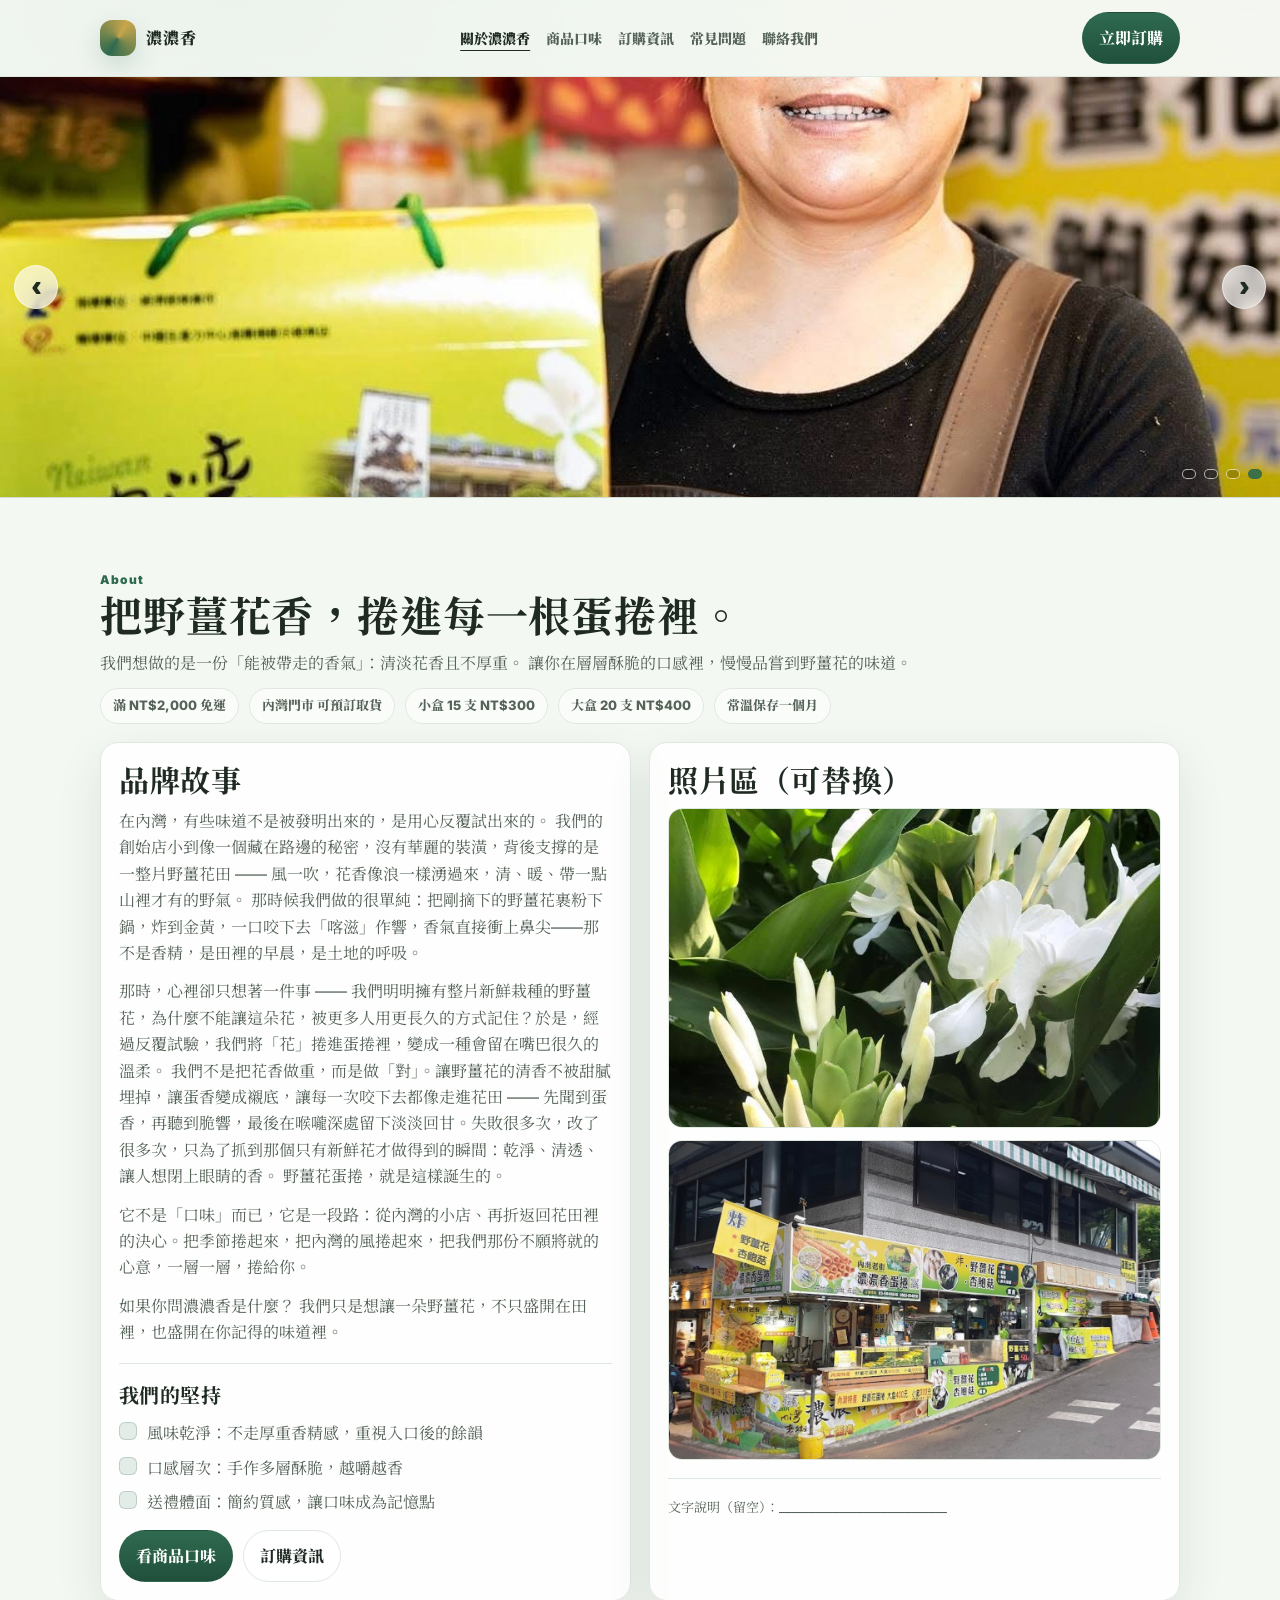
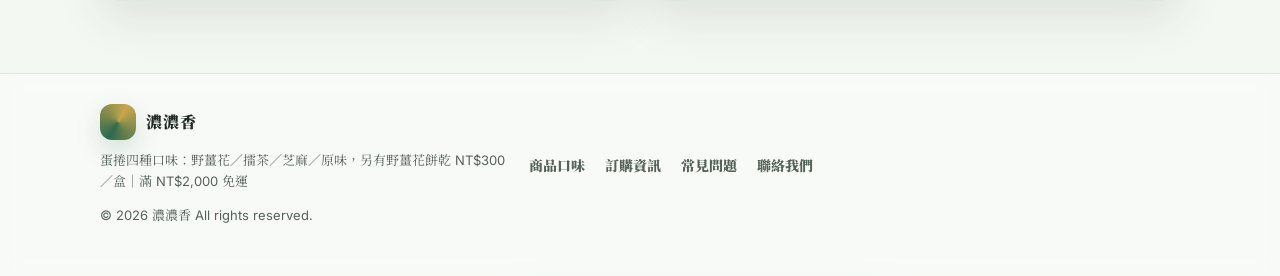
<file: index.html>
<!doctype html>
<html lang="zh-Hant">
<head>
  <meta charset="utf-8" />
  <meta name="viewport" content="width=device-width, initial-scale=1" />
  <title>濃濃香｜關於濃濃香</title>
  <meta name="description" content="濃濃香品牌故事：從內灣野薑花出發，把山林香氣捲進每一根蛋捲裡。" />
  <link rel="preconnect" href="https://fonts.googleapis.com">
  <link rel="preconnect" href="https://fonts.gstatic.com" crossorigin>
  <link href="https://fonts.googleapis.com/css2?family=Noto+Serif+TC:wght@400;600;700&family=Inter:wght@400;500;600&display=swap" rel="stylesheet">
  <link rel="stylesheet" href="styles.css">
</head>
<body>

<header>
  <div class="container">
    <div class="nav">
      <a class="brand" href="index.html" aria-label="回到首頁">
        <span class="logo" aria-hidden="true"></span><span>濃濃香</span>
      </a>

      <nav aria-label="主選單">
        <ul>
          <li><a href="index.html" aria-current="page">關於濃濃香</a></li>
          <li><a href="products.html">商品口味</a></li>
          <li><a href="order.html">訂購資訊</a></li>
          <li><a href="faq.html">常見問題</a></li>
          <li><a href="contact.html">聯絡我們</a></li>
        </ul>
      </nav>

      <div class="nav-actions">
        <a class="btn mobile-only" href="order.html">訂購</a>
        <a class="btn primary" href="order.html">立即訂購</a>
      </div>
    </div>
  </div>
</header>

<main>
  <!-- 滿版跑馬燈 -->
  <section class="top-banner" aria-label="品牌滿版跑馬燈" data-carousel="banner">
    <div class="carousel-track">
      <figure class="carousel-slide"><img src="assets/slider/product-1.jpg" alt="產品照"></figure>
      <figure class="carousel-slide"><img src="assets/slider/genger-lily.jpg" alt="野薑花"></figure>
      <figure class="carousel-slide"><img src="assets/slider/store-neiwan.jpg" alt="內灣門市"></figure>
      <figure class="carousel-slide"><img src="assets/slider/owner.jpg" alt="闆娘與產品禮盒"></figure>
    </div>
    <button class="carousel-btn prev" type="button" aria-label="上一張">‹</button>
    <button class="carousel-btn next" type="button" aria-label="下一張">›</button>
    <div class="carousel-dots" aria-label="輪播頁碼"></div>
  </section>

  <section class="section">
    <div class="container">
      <div class="kicker">About</div>
      <h1>把野薑花香，捲進每一根蛋捲裡。</h1>
      <p class="muted">
        我們想做的是一份「能被帶走的香氣」：清淡花香且不厚重。
        讓你在層層酥脆的口感裡，慢慢品嘗到野薑花的味道。
      </p>

      <div class="row" style="margin-top:12px">
        <span class="pill">滿 NT$2,000 免運</span>
        <span class="pill">內灣門市 可預訂取貨</span>
        <span class="pill">小盒 15 支 NT$300</span>
        <span class="pill">大盒 20 支 NT$400</span>
        <span class="pill">常溫保存一個月</span>
      </div>

      <div class="grid two" style="margin-top:18px">
        <div class="card pad">
          <h2>品牌故事</h2>
          <p>
            在內灣，有些味道不是被發明出來的，是用心反覆試出來的。
            我們的創始店小到像一個藏在路邊的秘密，沒有華麗的裝潢，背後支撐的是一整片野薑花田 —— 風一吹，花香像浪一樣湧過來，清、暖、帶一點山裡才有的野氣。
            那時候我們做的很單純：把剛摘下的野薑花裹粉下鍋，炸到金黃，一口咬下去「喀滋」作響，香氣直接衝上鼻尖——那不是香精，是田裡的早晨，是土地的呼吸。
          <p>  
          <p> 
            那時，心裡卻只想著一件事 —— 我們明明擁有整片新鮮栽種的野薑花，為什麼不能讓這朵花，被更多人用更長久的方式記住？於是，經過反覆試驗，我們將「花」捲進蛋捲裡，變成一種會留在嘴巴很久的溫柔。
            我們不是把花香做重，而是做「對」。讓野薑花的清香不被甜膩埋掉，讓蛋香變成襯底，讓每一次咬下去都像走進花田 —— 先聞到蛋香，再聽到脆響，最後在喉嚨深處留下淡淡回甘。失敗很多次，改了很多次，只為了抓到那個只有新鮮花才做得到的瞬間：乾淨、清透、讓人想閉上眼睛的香。
            野薑花蛋捲，就是這樣誕生的。
          <p> 
            它不是「口味」而已，它是一段路：從內灣的小店、再折返回花田裡的決心。把季節捲起來，把內灣的風捲起來，把我們那份不願將就的心意，一層一層，捲給你。
          <p>  
            如果你問濃濃香是什麼？
            我們只是想讓一朵野薑花，不只盛開在田裡，也盛開在你記得的味道裡。
          </p>
          <div class="divider"></div>
          <h3>我們的堅持</h3>
          <ul class="list">
            <li><span class="check"></span>風味乾淨：不走厚重香精感，重視入口後的餘韻</li>
            <li><span class="check"></span>口感層次：手作多層酥脆，越嚼越香</li>
            <li><span class="check"></span>送禮體面：簡約質感，讓口味成為記憶點</li>
          </ul>
          <div class="row" style="margin-top:14px">
            <a class="btn primary" href="products.html">看商品口味</a>
            <a class="btn" href="order.html">訂購資訊</a>
          </div>
        </div>

        <div class="card pad">
          <h2>照片區（可替換）</h2>
          <div class="photo-grid" style="margin-top:10px">
            <img class="photo" src="assets/slider/genger-lily.jpg" alt="野薑花">
            <img class="photo" src="assets/slider/store-neiwan.jpg" alt="門市照">
          </div>
          <div class="divider"></div>
          <div class="small">文字說明（留空）：<span class="muted">____________________________</span></div>
        </div>
      </div>
    </div>
  </section>
</main>

<footer>
  <div class="container">
    <div class="footer-grid">
      <div>
        <div class="brand" style="gap:10px"><span class="logo"></span><span>濃濃香</span></div>
        <p class="small" style="margin-top:10px">蛋捲四種口味：野薑花／擂茶／芝麻／原味，另有野薑花餅乾 NT$300／盒｜滿 NT$2,000 免運 </p>
        <div class="small">© <span id="y"></span> 濃濃香 All rights reserved.</div>
      </div>
      <div class="links footer-links-horizontal">
        <a href="products.html">商品口味</a>
        <a href="order.html">訂購資訊</a>
        <a href="faq.html">常見問題</a>
        <a href="contact.html">聯絡我們</a>
      </div>
    </div>
  </div>
</footer>

<script src="app.js"></script>
</body>
</html>
</file>
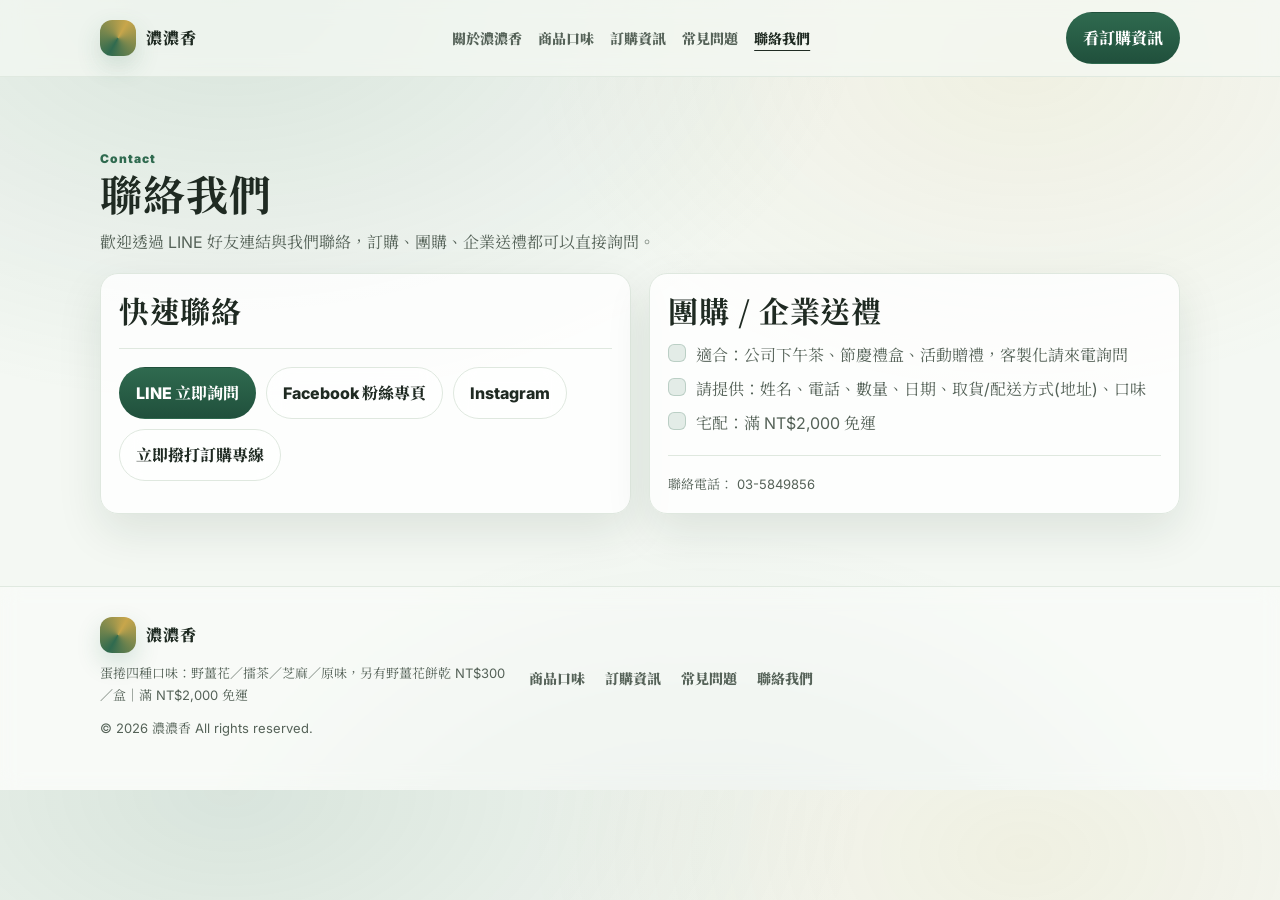
<file: contact.html>
<!doctype html>
<html lang="zh-Hant">
<head>
  <meta charset="utf-8" />
  <meta name="viewport" content="width=device-width, initial-scale=1" />
  <title>聯絡我們｜濃濃香</title>
  <meta name="description" content="訂購、團購、企業送禮合作聯絡方式。" />
  <link rel="preconnect" href="https://fonts.googleapis.com">
  <link rel="preconnect" href="https://fonts.gstatic.com" crossorigin>
  <link href="https://fonts.googleapis.com/css2?family=Noto+Serif+TC:wght@400;600;700&family=Inter:wght@400;500;600&display=swap" rel="stylesheet">
  <link rel="stylesheet" href="styles.css">
</head>
<body>

<header>
  <div class="container"><div class="nav">
    <a class="brand" href="index.html"><span class="logo"></span><span>濃濃香</span></a>
    <nav><ul>
      <li><a href="index.html">關於濃濃香</a></li>
      <li><a href="products.html">商品口味</a></li>
      <li><a href="order.html">訂購資訊</a></li>
      <li><a href="faq.html">常見問題</a></li>
      <li><a href="contact.html" aria-current="page">聯絡我們</a></li>
    </ul></nav>
    <div class="nav-actions">
      <a class="btn mobile-only" href="order.html">訂購</a>
      <a class="btn primary" href="order.html">看訂購資訊</a>
    </div>
  </div></div>
</header>

<main>
  <section class="section">
    <div class="container">
      <div class="kicker">Contact</div>
      <h1>聯絡我們</h1>
      <p class="muted">歡迎透過 LINE 好友連結與我們聯絡，訂購、團購、企業送禮都可以直接詢問。</p>

      <div class="grid two" style="margin-top:18px">
        <div class="card pad">
          <h2>快速聯絡</h2>
          <div class="divider"></div>
          <div class="row">
            <a class="btn primary" href="https://line.me/ti/p/BBWAf_7h58" target="_blank" rel="noopener noreferrer">LINE 立即詢問</a>
            <a class="btn" href="https://www.facebook.com/share/1CL7NsZTiH/?mibextid=wwXIfr" target="_blank" rel="noopener noreferrer">Facebook 粉絲專頁</a>
            <a class="btn" href="https://www.instagram.com/neiwan_eggroll/?utm_source=ig_web_button_share_sheet" target="_blank" rel="noopener noreferrer">Instagram</a>
            <a class="btn" href="tel:035849856">立即撥打訂購專線</a>
          </div>
        </div>

        <div class="card pad">
          <h2>團購 / 企業送禮</h2>
          <ul class="list">
            <li><span class="check"></span>適合：公司下午茶、節慶禮盒、活動贈禮，客製化請來電詢問 </li>
            <li><span class="check"></span>請提供：姓名、電話、數量、日期、取貨/配送方式(地址)、口味</li>
            <li><span class="check"></span>宅配：滿 NT$2,000 免運</li>
          </ul>
          <div class="divider"></div>
          <div class="small">聯絡電話：<span class="muted"> 03-5849856 </span></div>
        </div>
      </div>
    </div>
  </section>
</main>

<footer>
  <div class="container">
    <div class="footer-grid">
      <div>
        <div class="brand" style="gap:10px"><span class="logo"></span><span>濃濃香</span></div>
        <p class="small" style="margin-top:10px">蛋捲四種口味：野薑花／擂茶／芝麻／原味，另有野薑花餅乾 NT$300／盒｜滿 NT$2,000 免運 </p>
        <div class="small">© <span id="y"></span> 濃濃香 All rights reserved.</div>
      </div>
      <div class="links footer-links-horizontal">
        <a href="products.html">商品口味</a>
        <a href="order.html">訂購資訊</a>
        <a href="faq.html">常見問題</a>
        <a href="contact.html">聯絡我們</a>
      </div>
    </div>
  </div>
</footer>
<script src="app.js"></script>
</body>

</html>
</file>
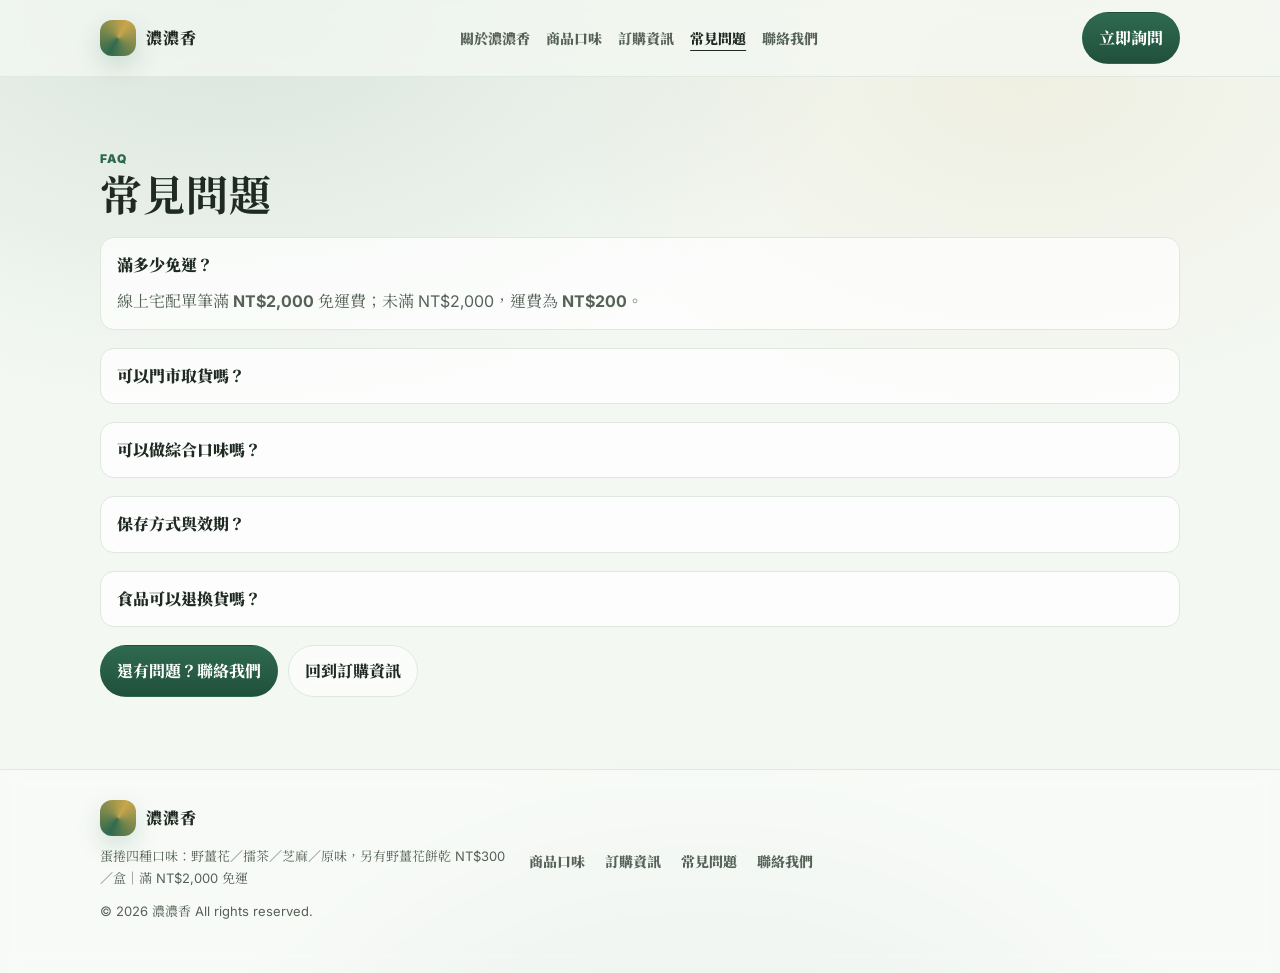
<file: faq.html>
<!doctype html>
<html lang="zh-Hant">
<head>
  <meta charset="utf-8" />
  <meta name="viewport" content="width=device-width, initial-scale=1" />
  <title>常見問題｜濃濃香</title>
  <meta name="description" content="配送、免運、取貨、保存、退換貨等常見問題。" />
  <link rel="preconnect" href="https://fonts.googleapis.com">
  <link rel="preconnect" href="https://fonts.gstatic.com" crossorigin>
  <link href="https://fonts.googleapis.com/css2?family=Noto+Serif+TC:wght@400;600;700&family=Inter:wght@400;500;600&display=swap" rel="stylesheet">
  <link rel="stylesheet" href="styles.css">
</head>
<body>

<header>
  <div class="container"><div class="nav">
    <a class="brand" href="index.html"><span class="logo"></span><span>濃濃香</span></a>
    <nav><ul>
      <li><a href="index.html">關於濃濃香</a></li>
      <li><a href="products.html">商品口味</a></li>
      <li><a href="order.html">訂購資訊</a></li>
      <li><a href="faq.html" aria-current="page">常見問題</a></li>
      <li><a href="contact.html">聯絡我們</a></li>
    </ul></nav>
    <div class="nav-actions">
      <a class="btn mobile-only" href="contact.html">聯絡</a>
      <a class="btn primary" href="contact.html">立即詢問</a>
    </div>
  </div></div>
</header>

<main>
  <section class="section">
    <div class="container">
      <div class="kicker">FAQ</div>
      <h1>常見問題</h1>

      <div class="grid" style="margin-top:18px">
        <details open>
          <summary>滿多少免運？</summary>
          <p>線上宅配單筆滿 <b>NT$2,000</b> 免運費；未滿 NT$2,000，運費為 <b>NT$200</b>。</p>
        </details>

        <details>
          <summary>可以門市取貨嗎？</summary>
          <p>可以。內灣門市可預訂現場取貨。</p>
        </details>

        <details>
          <summary>可以做綜合口味嗎？</summary>
          <p>可以，依照盒裝大小可以自選口味搭配。例如小盒 15 支，可以自由搭配四種口味；常見搭配像是野薑花 4 支、擂茶 4 支、芝麻 4 支、原味 3 支，只要備註清楚即可。</p>
        </details>

        <details>
          <summary>保存方式與效期？</summary>
          <p>保存期限為常溫一個月，建議開封後盡快食用，以保持最佳風味與口感。</p>
        </details>

        <details>
          <summary>食品可以退換貨嗎？</summary>
          <p>食品基於衛生安全，除商品瑕疵或運送破損外，恕不接受退換。（依你的實際政策調整）</p>
        </details>
      </div>

      <div class="row" style="margin-top:18px">
        <a class="btn primary" href="contact.html">還有問題？聯絡我們</a>
        <a class="btn" href="order.html">回到訂購資訊</a>
      </div>
    </div>
  </section>
</main>

<footer>
  <div class="container">
    <div class="footer-grid">
      <div>
        <div class="brand" style="gap:10px"><span class="logo"></span><span>濃濃香</span></div>
        <p class="small" style="margin-top:10px">蛋捲四種口味：野薑花／擂茶／芝麻／原味，另有野薑花餅乾 NT$300／盒｜滿 NT$2,000 免運 </p>
        <div class="small">© <span id="y"></span> 濃濃香 All rights reserved.</div>
      </div>
      <div class="links footer-links-horizontal">
        <a href="products.html">商品口味</a>
        <a href="order.html">訂購資訊</a>
        <a href="faq.html">常見問題</a>
        <a href="contact.html">聯絡我們</a>
      </div>
    </div>
  </div>
</footer>
<script src="app.js"></script>
</body>
</html>
</file>
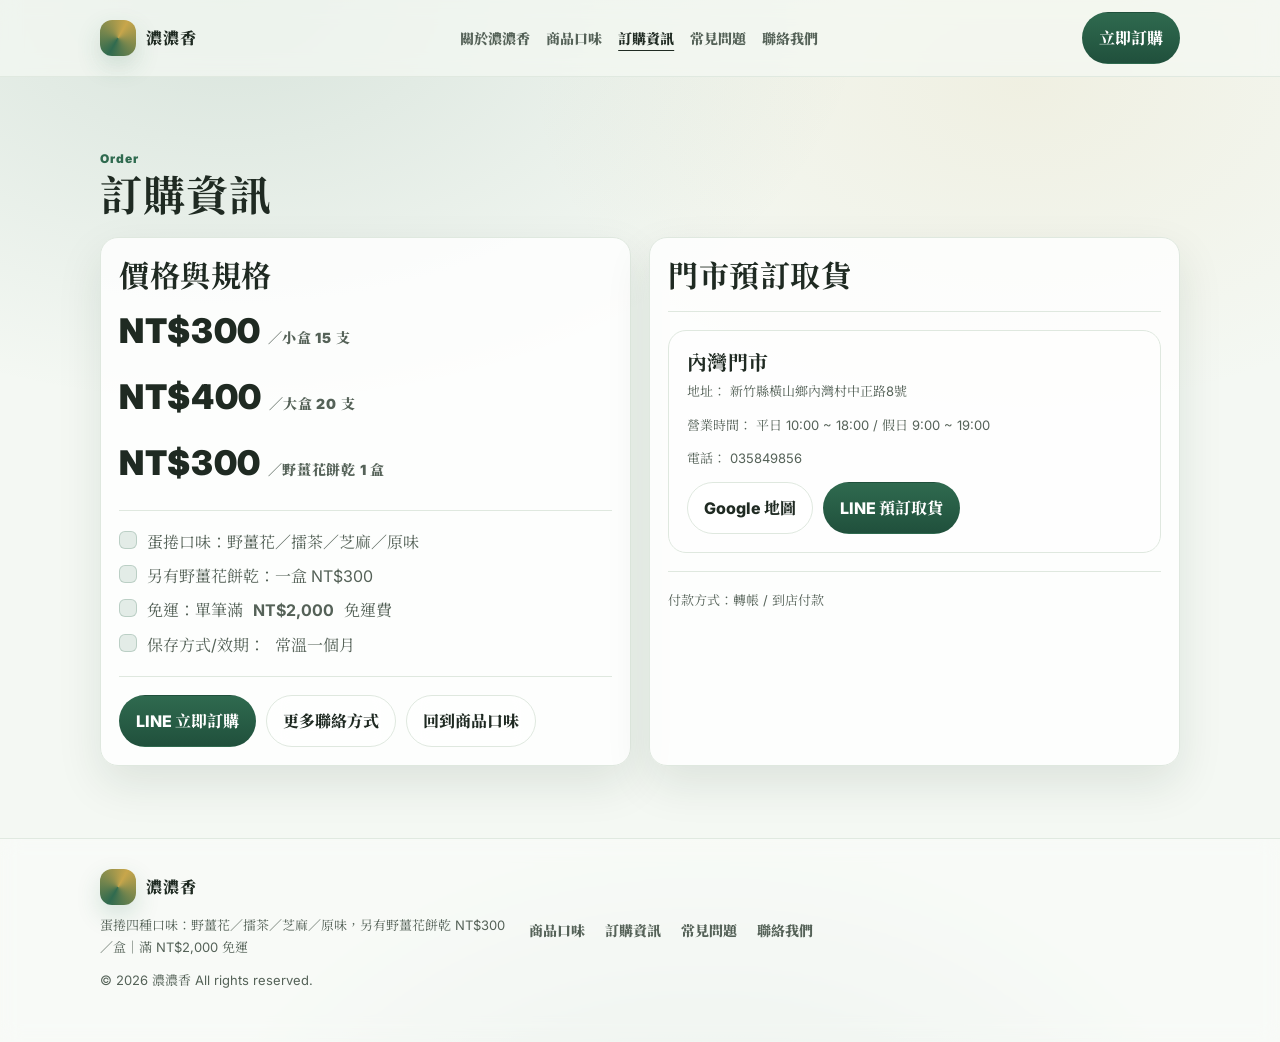
<file: order.html>
<!doctype html>
<html lang="zh-Hant">
<head>
  <meta charset="utf-8" />
  <meta name="viewport" content="width=device-width, initial-scale=1" />
  <title>訂購資訊｜濃濃香</title>
  <meta name="description" content="小盒15支300，大盒20支400。滿2000免運。內灣門市可預訂取貨。" />
  <link rel="preconnect" href="https://fonts.googleapis.com">
  <link rel="preconnect" href="https://fonts.gstatic.com" crossorigin>
  <link href="https://fonts.googleapis.com/css2?family=Noto+Serif+TC:wght@400;600;700&family=Inter:wght@400;500;600&display=swap" rel="stylesheet">
  <link rel="stylesheet" href="styles.css">
</head>
<body>

<header>
  <div class="container"><div class="nav">
    <a class="brand" href="index.html"><span class="logo"></span><span>濃濃香</span></a>
    <nav><ul>
      <li><a href="index.html">關於濃濃香</a></li>
      <li><a href="products.html">商品口味</a></li>
      <li><a href="order.html" aria-current="page">訂購資訊</a></li>
      <li><a href="faq.html">常見問題</a></li>
      <li><a href="contact.html">聯絡我們</a></li>
    </ul></nav>
    <div class="nav-actions">
      <a class="btn mobile-only" href="contact.html">聯絡</a>
      <a class="btn primary" href="contact.html">立即訂購</a>
    </div>
  </div></div>
</header>

<main>
  <section class="section">
    <div class="container">
      <div class="kicker">Order</div>
      <h1>訂購資訊</h1>

      <div class="grid pricing" style="margin-top:18px">
        <div class="card pad">
          <h2>價格與規格</h2>
          <div class="price">NT$300 <small>／小盒 15 支</small></div>
          <div class="price" style="margin-top:10px">NT$400 <small>／大盒 20 支</small></div>
          <div class="price" style="margin-top:10px">NT$300 <small>／野薑花餅乾 1 盒</small></div>

          <div class="divider"></div>
          <ul class="list">
            <li><span class="check"></span>蛋捲口味：野薑花／擂茶／芝麻／原味</li>
            <li><span class="check"></span>另有野薑花餅乾：一盒 NT$300</li>
            <li><span class="check"></span>免運：單筆滿 <b>NT$2,000</b> 免運費</li>
            <li><span class="check"></span>保存方式/效期：<span class="muted"> 常溫一個月 </span></li>
          </ul>

          <div class="divider"></div>
          <div class="row">
            <a class="btn primary" href="https://line.me/ti/p/BBWAf_7h58" target="_blank" rel="noopener noreferrer">LINE 立即訂購</a>
            <a class="btn" href="contact.html">更多聯絡方式</a>
            <a class="btn" href="products.html">回到商品口味</a>
          </div>
        </div>

        <div class="card pad">
          <h2>門市預訂取貨</h2>
          <div class="divider"></div>

          <div class="card pad" style="box-shadow:none; background:rgba(255,255,255,.55)">
            <h3 style="margin-bottom:6px">內灣門市</h3>
            <p class="small">地址：<span class="muted"> 新竹縣橫山鄉內灣村中正路8號 </span></p>
            <p class="small">營業時間：<span class="muted"> 平日 10:00 ~ 18:00 / 假日 9:00 ~ 19:00 </span></p>
            <p class="small">電話：<span class="muted"> 035849856 </span></p>
            <div class="row">
              <a class="btn" href="https://maps.app.goo.gl/mu1SBfDMJTTwoC7z8" target="+_blank" rel="noopener noreferrer">Google 地圖</a>
              <a class="btn primary" href="https://line.me/ti/p/BBWAf_7h58" target="_blank" rel="noopener noreferrer">LINE 預訂取貨</a>
            </div>
          </div>

          <div class="divider"></div>
          <div class="small">
            付款方式：<span class="muted">轉帳 / 到店付款 </span>
          </div>
        </div>
      </div>
    </div>
  </section>
</main>

<footer>
  <div class="container">
    <div class="footer-grid">
      <div>
        <div class="brand" style="gap:10px"><span class="logo"></span><span>濃濃香</span></div>
        <p class="small" style="margin-top:10px">蛋捲四種口味：野薑花／擂茶／芝麻／原味，另有野薑花餅乾 NT$300／盒｜滿 NT$2,000 免運 </p>
        <div class="small">© <span id="y"></span> 濃濃香 All rights reserved.</div>
      </div>
      <div class="links footer-links-horizontal">
        <a href="products.html">商品口味</a>
        <a href="order.html">訂購資訊</a>
        <a href="faq.html">常見問題</a>
        <a href="contact.html">聯絡我們</a>
      </div>
    </div>
  </div>
</footer>
<script src="app.js"></script>
</body>

</html>
</file>
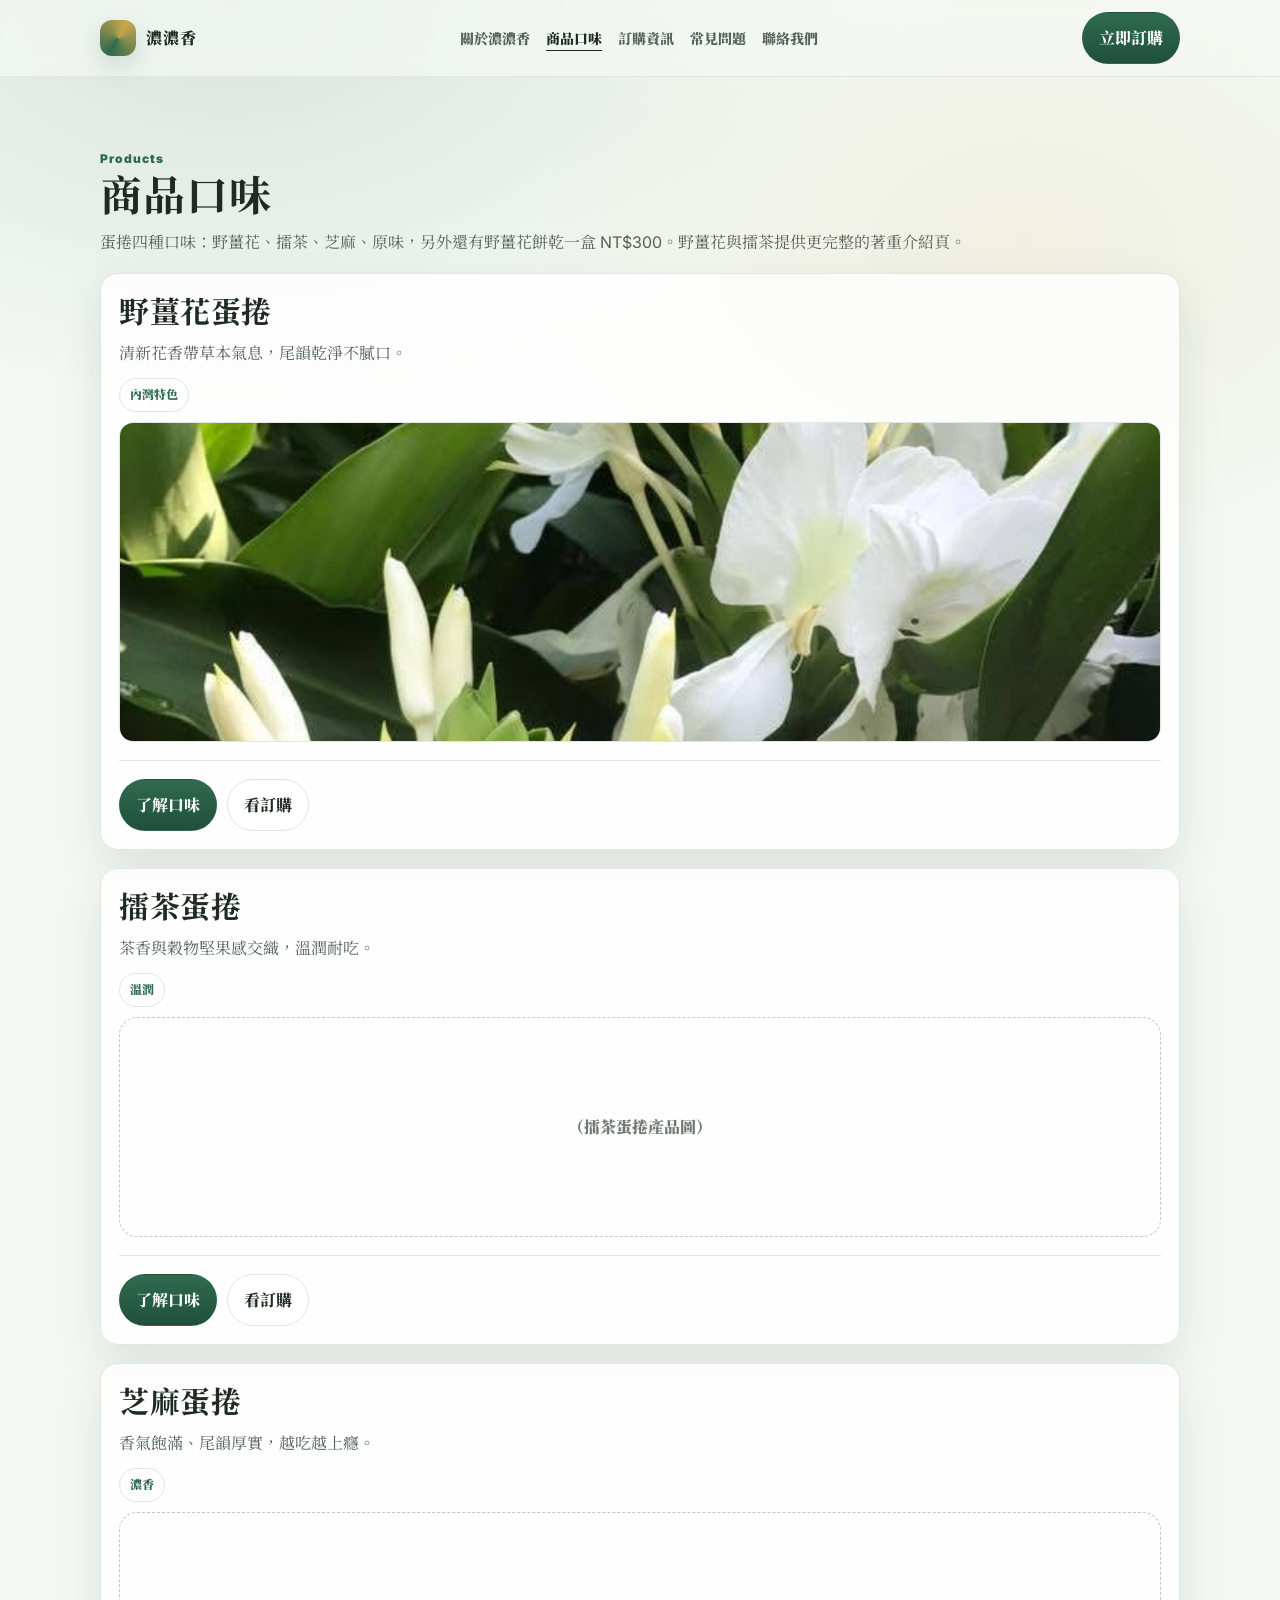
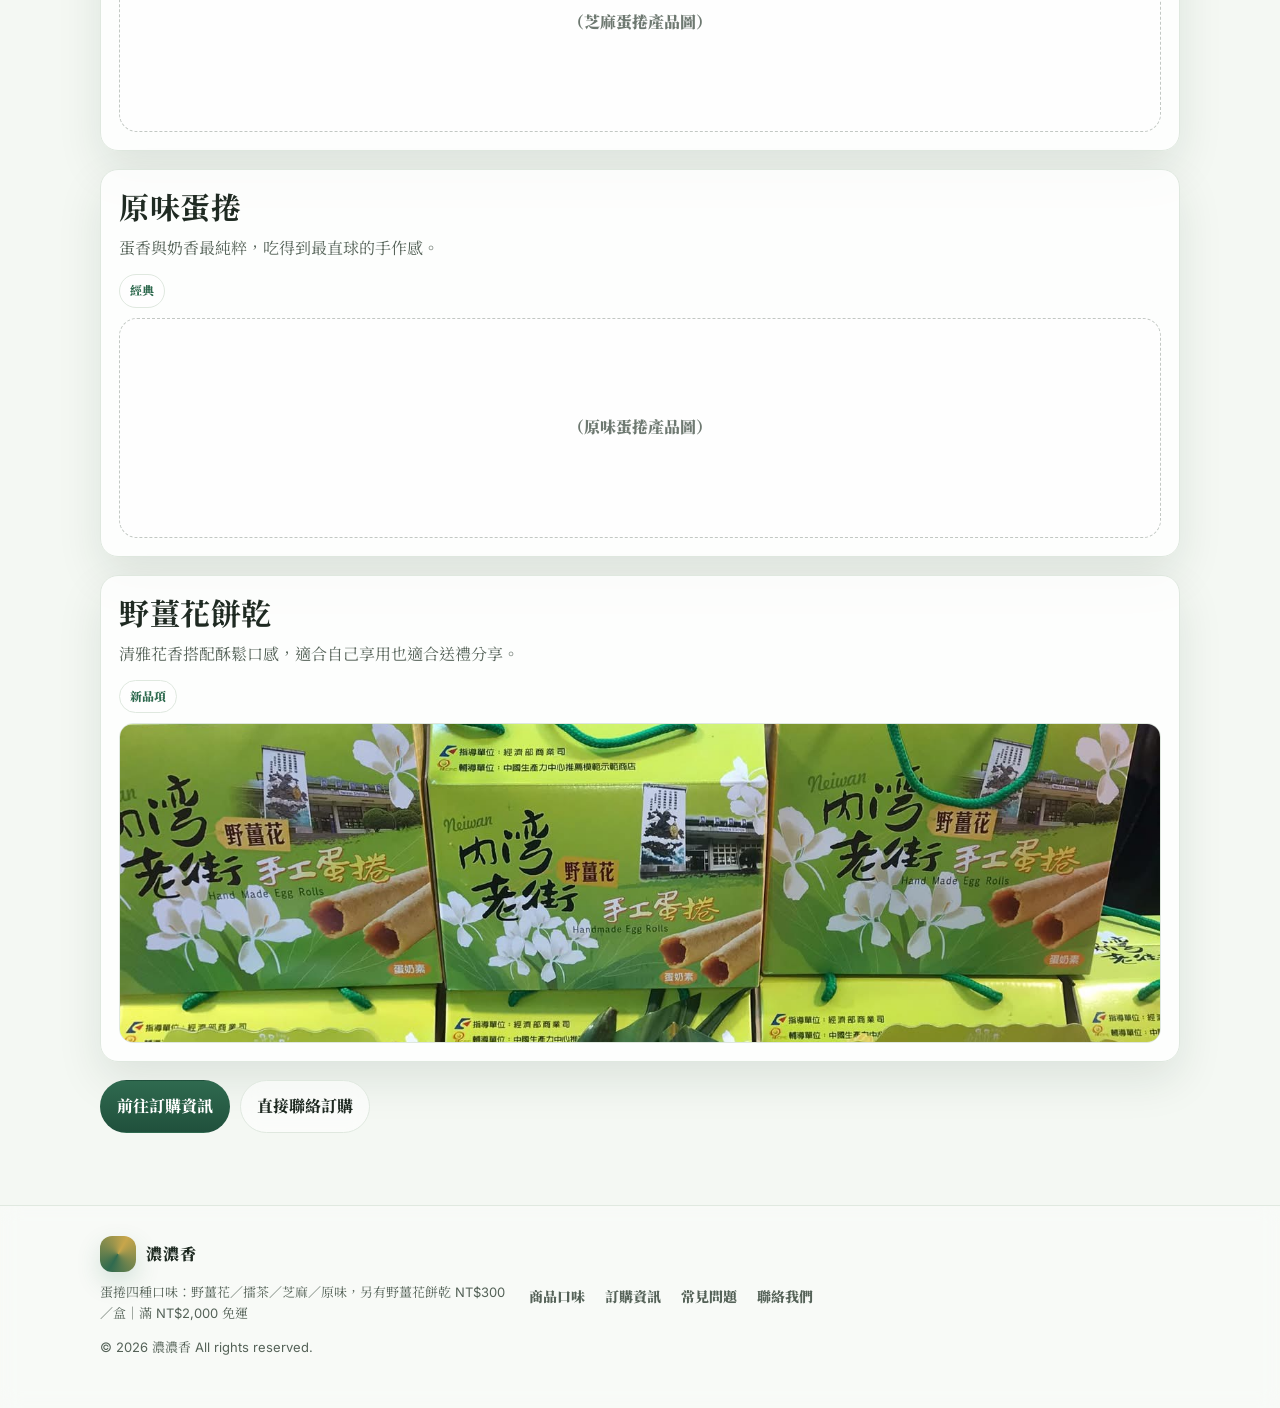
<file: products.html>
<!doctype html>
<html lang="zh-Hant">
<head>
  <meta charset="utf-8" />
  <meta name="viewport" content="width=device-width, initial-scale=1" />
  <title>商品口味｜濃濃香</title>
  <meta name="description" content="濃濃香商品包含蛋捲與野薑花餅乾：野薑花、擂茶、芝麻、原味，以及野薑花餅乾。" />
  <link rel="preconnect" href="https://fonts.googleapis.com">
  <link rel="preconnect" href="https://fonts.gstatic.com" crossorigin>
  <link href="https://fonts.googleapis.com/css2?family=Noto+Serif+TC:wght@400;600;700&family=Inter:wght@400;500;600&display=swap" rel="stylesheet">
  <link rel="stylesheet" href="styles.css">
</head>
<body>

<header>
  <div class="container"><div class="nav">
    <a class="brand" href="index.html"><span class="logo"></span><span>濃濃香</span></a>
    <nav><ul>
      <li><a href="index.html">關於濃濃香</a></li>
      <li><a href="products.html" aria-current="page">商品口味</a></li>
      <li><a href="order.html">訂購資訊</a></li>
      <li><a href="faq.html">常見問題</a></li>
      <li><a href="contact.html">聯絡我們</a></li>
    </ul></nav>
    <div class="nav-actions">
      <a class="btn mobile-only" href="order.html">訂購</a>
      <a class="btn primary" href="order.html">立即訂購</a>
    </div>
  </div></div>
</header>

<main>
  <section class="section">
    <div class="container">
      <div class="kicker">Products</div>
      <h1>商品口味</h1>
      <p class="muted">蛋捲四種口味：野薑花、擂茶、芝麻、原味，另外還有野薑花餅乾一盒 NT$300。野薑花與擂茶提供更完整的著重介紹頁。</p>

      <div class="grid products" style="margin-top:18px">
        <article class="card pad">
          <h2>野薑花蛋捲</h2>
          <p>清新花香帶草本氣息，尾韻乾淨不膩口。</p>
          <div class="tag">內灣特色</div>
          <img class="photo" src="assets/slider/genger-lily.jpg" alt="野薑花蛋捲形象照">
          <div class="divider"></div>
          <div class="row">
            <a class="btn primary" href="flavor-gingerlily.html">了解口味</a>
            <a class="btn" href="order.html">看訂購</a>
          </div>
        </article>

        <article class="card pad">
          <h2>擂茶蛋捲</h2>
          <p>茶香與穀物堅果感交織，溫潤耐吃。</p>
          <div class="tag">溫潤</div>
          <div class="placeholder">（擂茶蛋捲產品圖）</div>
          <div class="divider"></div>
          <div class="row">
            <a class="btn primary" href="flavor-tea.html">了解口味</a>
            <a class="btn" href="order.html">看訂購</a>
          </div>
        </article>

        <article class="card pad">
          <h2>芝麻蛋捲</h2>
          <p>香氣飽滿、尾韻厚實，越吃越上癮。</p>
          <div class="tag">濃香</div>
          <div class="placeholder">（芝麻蛋捲產品圖）</div>
        </article>

        <article class="card pad">
          <h2>原味蛋捲</h2>
          <p>蛋香與奶香最純粹，吃得到最直球的手作感。</p>
          <div class="tag">經典</div>
          <div class="placeholder">（原味蛋捲產品圖）</div>
        </article>

        <article class="card pad">
          <h2>野薑花餅乾</h2>
          <p>清雅花香搭配酥鬆口感，適合自己享用也適合送禮分享。</p>
          <div class="tag">新品項</div>
          <img class="photo" src="assets/slider/product-1.jpg" alt="野薑花餅乾產品照">
        </article>
      </div>

      <div class="row" style="margin-top:18px">
        <a class="btn primary" href="order.html">前往訂購資訊</a>
        <a class="btn" href="contact.html">直接聯絡訂購</a>
      </div>
    </div>
  </section>
</main>

<footer>
  <div class="container">
    <div class="footer-grid">
      <div>
        <div class="brand" style="gap:10px"><span class="logo"></span><span>濃濃香</span></div>
        <p class="small" style="margin-top:10px">蛋捲四種口味：野薑花／擂茶／芝麻／原味，另有野薑花餅乾 NT$300／盒｜滿 NT$2,000 免運 </p>
        <div class="small">© <span id="y"></span> 濃濃香 All rights reserved.</div>
      </div>
      <div class="links footer-links-horizontal">
        <a href="products.html">商品口味</a>
        <a href="order.html">訂購資訊</a>
        <a href="faq.html">常見問題</a>
        <a href="contact.html">聯絡我們</a>
      </div>
    </div>
  </div>
</footer>
<script src="app.js"></script>
</body>
</html>
</file>
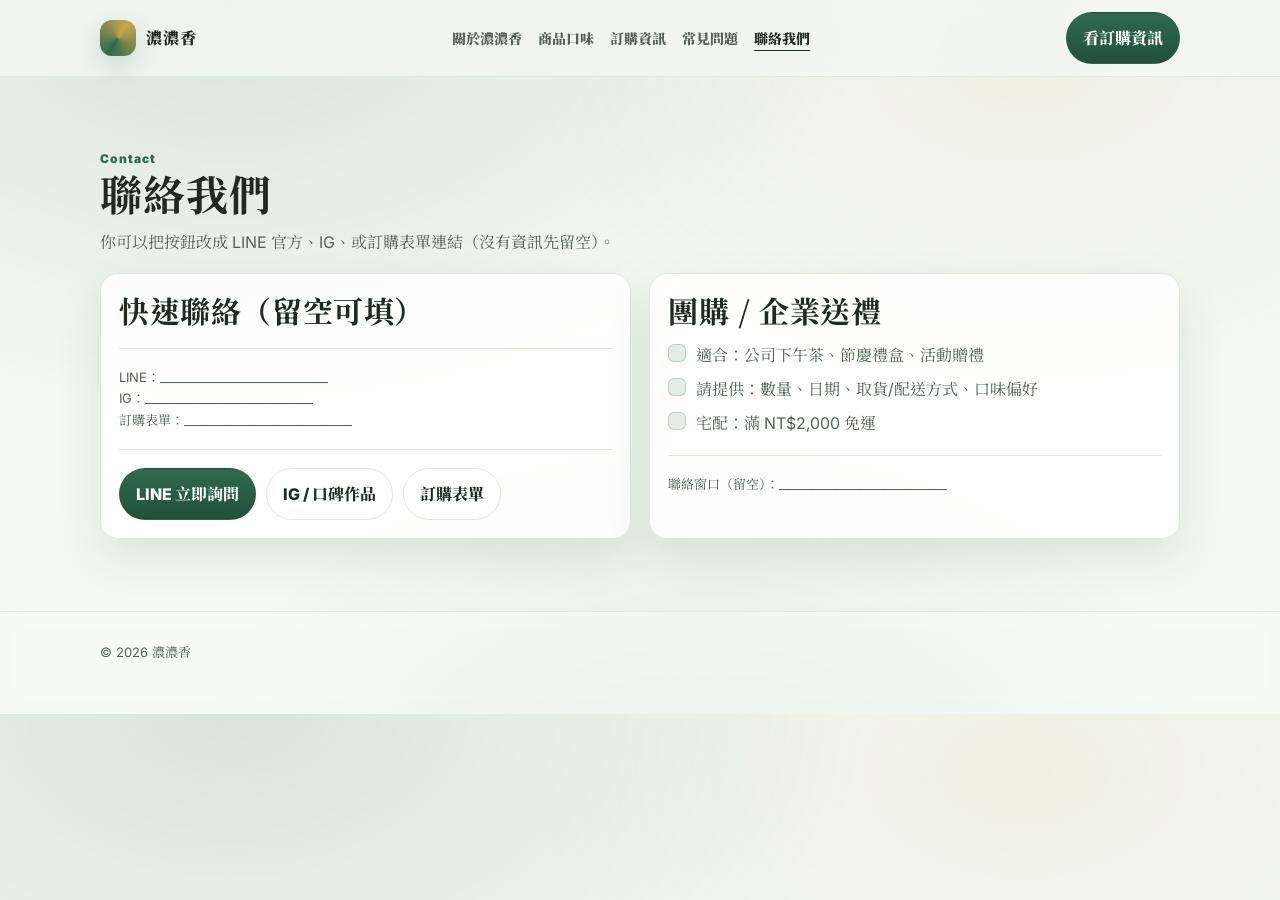
<file: 濃濃香官網資料夾/contact.html>
<!doctype html>
<html lang="zh-Hant">
<head>
  <meta charset="utf-8" />
  <meta name="viewport" content="width=device-width, initial-scale=1" />
  <title>聯絡我們｜濃濃香</title>
  <meta name="description" content="訂購、團購、企業送禮合作聯絡方式。" />
  <link rel="preconnect" href="https://fonts.googleapis.com">
  <link rel="preconnect" href="https://fonts.gstatic.com" crossorigin>
  <link href="https://fonts.googleapis.com/css2?family=Noto+Serif+TC:wght@400;600;700&family=Inter:wght@400;500;600&display=swap" rel="stylesheet">
  <link rel="stylesheet" href="styles.css">
</head>
<body>

<header>
  <div class="container"><div class="nav">
    <a class="brand" href="index.html"><span class="logo"></span><span>濃濃香</span></a>
    <nav><ul>
      <li><a href="index.html">關於濃濃香</a></li>
      <li><a href="products.html">商品口味</a></li>
      <li><a href="order.html">訂購資訊</a></li>
      <li><a href="faq.html">常見問題</a></li>
      <li><a href="contact.html" aria-current="page">聯絡我們</a></li>
    </ul></nav>
    <div class="nav-actions">
      <a class="btn mobile-only" href="order.html">訂購</a>
      <a class="btn primary" href="order.html">看訂購資訊</a>
    </div>
  </div></div>
</header>

<main>
  <section class="section">
    <div class="container">
      <div class="kicker">Contact</div>
      <h1>聯絡我們</h1>
      <p class="muted">你可以把按鈕改成 LINE 官方、IG、或訂購表單連結（沒有資訊先留空）。</p>

      <div class="grid two" style="margin-top:18px">
        <div class="card pad">
          <h2>快速聯絡（留空可填）</h2>
          <div class="divider"></div>
          <div class="small">LINE：<span class="muted">____________________________</span></div>
          <div class="small">IG：<span class="muted">____________________________</span></div>
          <div class="small">訂購表單：<span class="muted">____________________________</span></div>

          <div class="divider"></div>
          <div class="row">
            <a class="btn primary" href="#" onclick="alert('把這裡換成 LINE 連結');return false;">LINE 立即詢問</a>
            <a class="btn" href="#" onclick="alert('把這裡換成 IG 連結');return false;">IG / 口碑作品</a>
            <a class="btn" href="#" onclick="alert('把這裡換成訂購表單連結');return false;">訂購表單</a>
          </div>
        </div>

        <div class="card pad">
          <h2>團購 / 企業送禮</h2>
          <ul class="list">
            <li><span class="check"></span>適合：公司下午茶、節慶禮盒、活動贈禮</li>
            <li><span class="check"></span>請提供：數量、日期、取貨/配送方式、口味偏好</li>
            <li><span class="check"></span>宅配：滿 NT$2,000 免運</li>
          </ul>
          <div class="divider"></div>
          <div class="small">聯絡窗口（留空）：<span class="muted">____________________________</span></div>
        </div>
      </div>
    </div>
  </section>
</main>

<footer><div class="container"><div class="small">© <span id="y"></span> 濃濃香</div></div></footer>
<script>document.getElementById("y").textContent=new Date().getFullYear();</script>
</body>
</html>
</file>
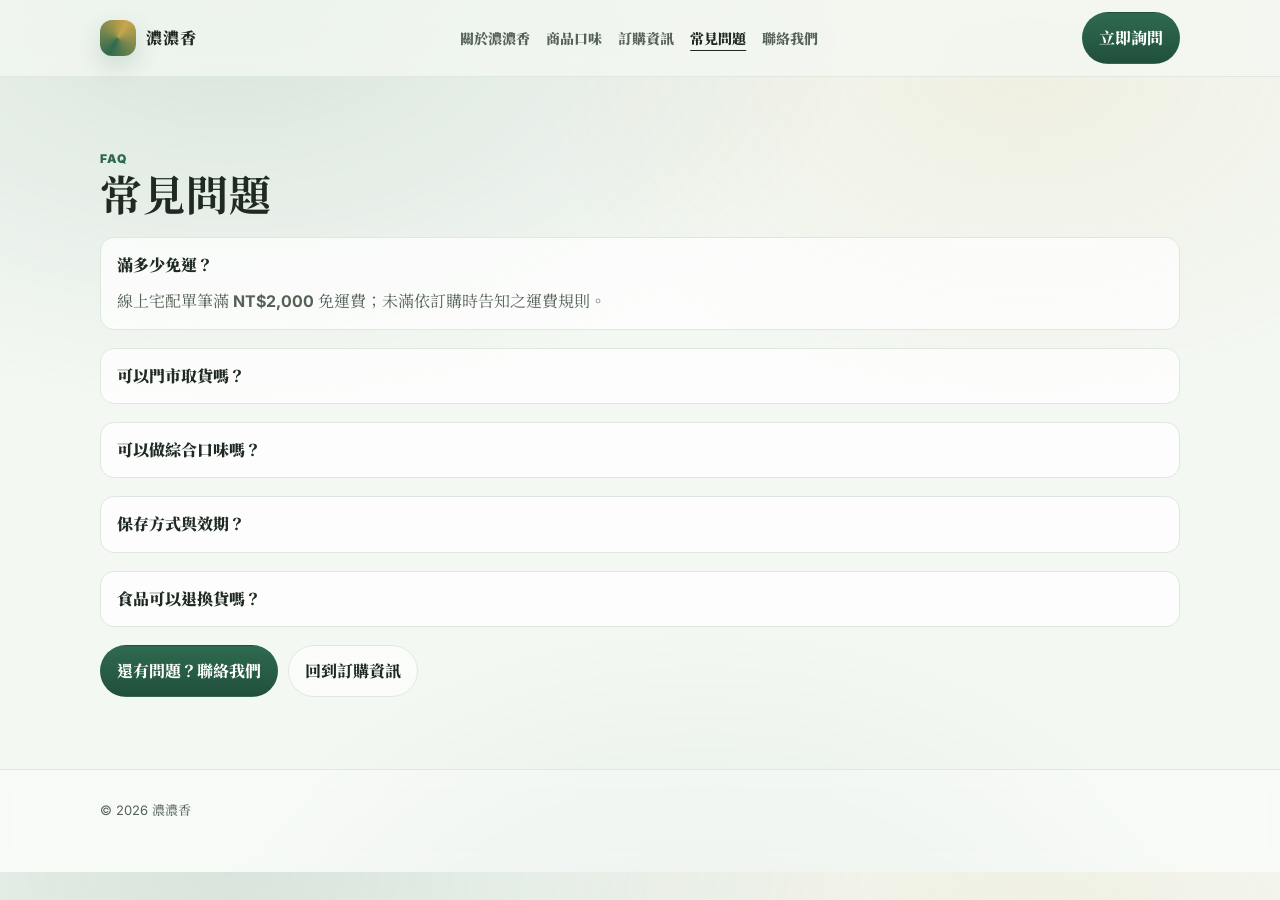
<file: 濃濃香官網資料夾/faq.html>
<!doctype html>
<html lang="zh-Hant">
<head>
  <meta charset="utf-8" />
  <meta name="viewport" content="width=device-width, initial-scale=1" />
  <title>常見問題｜濃濃香</title>
  <meta name="description" content="配送、免運、取貨、保存、退換貨等常見問題。" />
  <link rel="preconnect" href="https://fonts.googleapis.com">
  <link rel="preconnect" href="https://fonts.gstatic.com" crossorigin>
  <link href="https://fonts.googleapis.com/css2?family=Noto+Serif+TC:wght@400;600;700&family=Inter:wght@400;500;600&display=swap" rel="stylesheet">
  <link rel="stylesheet" href="styles.css">
</head>
<body>

<header>
  <div class="container"><div class="nav">
    <a class="brand" href="index.html"><span class="logo"></span><span>濃濃香</span></a>
    <nav><ul>
      <li><a href="index.html">關於濃濃香</a></li>
      <li><a href="products.html">商品口味</a></li>
      <li><a href="order.html">訂購資訊</a></li>
      <li><a href="faq.html" aria-current="page">常見問題</a></li>
      <li><a href="contact.html">聯絡我們</a></li>
    </ul></nav>
    <div class="nav-actions">
      <a class="btn mobile-only" href="contact.html">聯絡</a>
      <a class="btn primary" href="contact.html">立即詢問</a>
    </div>
  </div></div>
</header>

<main>
  <section class="section">
    <div class="container">
      <div class="kicker">FAQ</div>
      <h1>常見問題</h1>

      <div class="grid" style="margin-top:18px">
        <details open>
          <summary>滿多少免運？</summary>
          <p>線上宅配單筆滿 <b>NT$2,000</b> 免運費；未滿依訂購時告知之運費規則。</p>
        </details>

        <details>
          <summary>可以門市取貨嗎？</summary>
          <p>可以。內灣門市與北埔門市皆可預訂現場取貨。</p>
        </details>

        <details>
          <summary>可以做綜合口味嗎？</summary>
          <p>（留空）你可以在這裡寫規則：例如小盒/大盒可任選幾種口味、是否需平均分配等。</p>
        </details>

        <details>
          <summary>保存方式與效期？</summary>
          <p>（留空）請填：常溫/冷藏保存方式、效期天數、開封後建議食用時間。</p>
        </details>

        <details>
          <summary>食品可以退換貨嗎？</summary>
          <p>食品基於衛生安全，除商品瑕疵或運送破損外，恕不接受退換。（依你的實際政策調整）</p>
        </details>
      </div>

      <div class="row" style="margin-top:18px">
        <a class="btn primary" href="contact.html">還有問題？聯絡我們</a>
        <a class="btn" href="order.html">回到訂購資訊</a>
      </div>
    </div>
  </section>
</main>

<footer><div class="container"><div class="small">© <span id="y"></span> 濃濃香</div></div></footer>
<script>document.getElementById("y").textContent=new Date().getFullYear();</script>
</body>
</html>
</file>
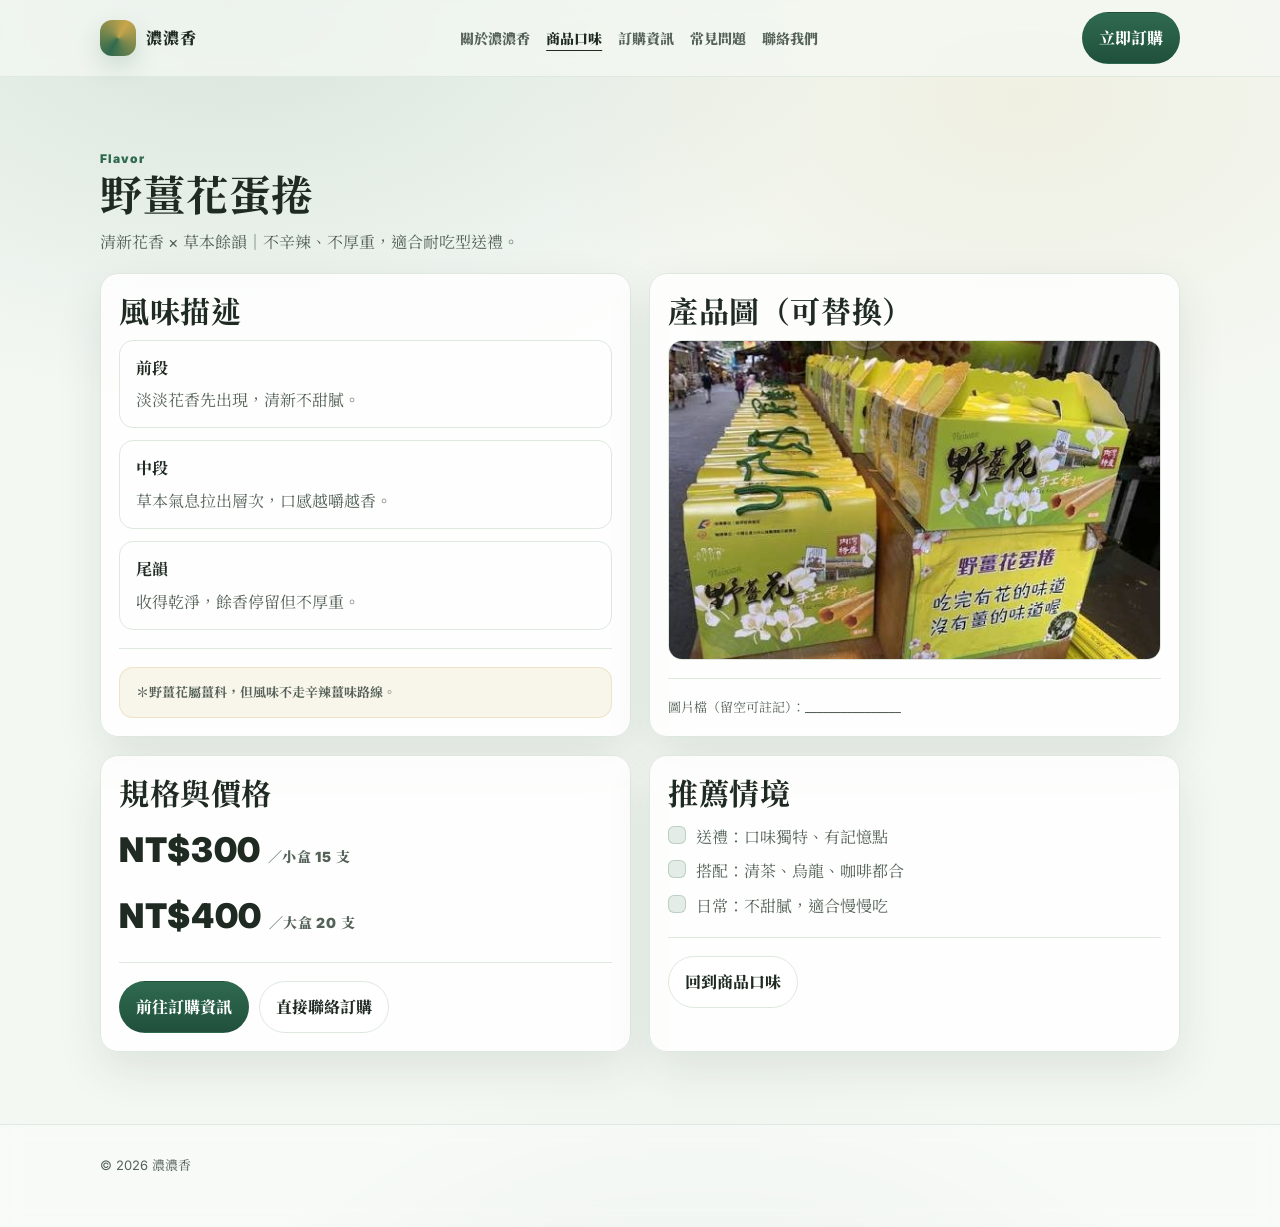
<file: 濃濃香官網資料夾/flavor-gingerlily.html>
<!doctype html>
<html lang="zh-Hant">
<head>
  <meta charset="utf-8" />
  <meta name="viewport" content="width=device-width, initial-scale=1" />
  <title>野薑花口味｜濃濃香</title>
  <meta name="description" content="野薑花蛋捲：清新花香與草本餘韻，不辛辣、不厚重。" />
  <link rel="preconnect" href="https://fonts.googleapis.com">
  <link rel="preconnect" href="https://fonts.gstatic.com" crossorigin>
  <link href="https://fonts.googleapis.com/css2?family=Noto+Serif+TC:wght@400;600;700&family=Inter:wght@400;500;600&display=swap" rel="stylesheet">
  <link rel="stylesheet" href="styles.css">
</head>
<body>

<header>
  <div class="container"><div class="nav">
    <a class="brand" href="index.html"><span class="logo"></span><span>濃濃香</span></a>
    <nav><ul>
      <li><a href="index.html">關於濃濃香</a></li>
      <li><a href="products.html" aria-current="page">商品口味</a></li>
      <li><a href="order.html">訂購資訊</a></li>
      <li><a href="faq.html">常見問題</a></li>
      <li><a href="contact.html">聯絡我們</a></li>
    </ul></nav>
    <div class="nav-actions">
      <a class="btn mobile-only" href="order.html">訂購</a>
      <a class="btn primary" href="order.html">立即訂購</a>
    </div>
  </div></div>
</header>

<main>
  <section class="section">
    <div class="container">
      <div class="kicker">Flavor</div>
      <h1>野薑花蛋捲</h1>
      <p class="muted">清新花香 × 草本餘韻｜不辛辣、不厚重，適合耐吃型送禮。</p>

      <div class="grid two" style="margin-top:18px">
        <div class="card pad">
          <h2>風味描述</h2>
          <div class="facts">
            <div class="fact"><b>前段</b><p>淡淡花香先出現，清新不甜膩。</p></div>
            <div class="fact"><b>中段</b><p>草本氣息拉出層次，口感越嚼越香。</p></div>
            <div class="fact"><b>尾韻</b><p>收得乾淨，餘香停留但不厚重。</p></div>
          </div>
          <div class="divider"></div>
          <div class="note small">＊野薑花屬薑科，但風味不走辛辣薑味路線。</div>
        </div>

        <div class="card pad">
          <h2>產品圖（可替換）</h2>
          <img class="photo" src="assets/slider/product-1.jpg" alt="野薑花蛋捲產品照">
          <div class="divider"></div>
          <div class="small">圖片檔（留空可註記）：<span class="muted">________________</span></div>
        </div>
      </div>

      <div class="grid pricing" style="margin-top:18px">
        <div class="card pad">
          <h2>規格與價格</h2>
          <div class="price">NT$300 <small>／小盒 15 支</small></div>
          <div class="price" style="margin-top:10px">NT$400 <small>／大盒 20 支</small></div>
          <div class="divider"></div>
          <div class="row">
            <a class="btn primary" href="order.html">前往訂購資訊</a>
            <a class="btn" href="contact.html">直接聯絡訂購</a>
          </div>
        </div>

        <div class="card pad">
          <h2>推薦情境</h2>
          <ul class="list">
            <li><span class="check"></span>送禮：口味獨特、有記憶點</li>
            <li><span class="check"></span>搭配：清茶、烏龍、咖啡都合</li>
            <li><span class="check"></span>日常：不甜膩，適合慢慢吃</li>
          </ul>
          <div class="divider"></div>
          <a class="btn" href="products.html">回到商品口味</a>
        </div>
      </div>
    </div>
  </section>
</main>

<footer><div class="container"><div class="small">© <span id="y"></span> 濃濃香</div></div></footer>
<script>document.getElementById("y").textContent=new Date().getFullYear();</script>
</body>
</html>
</file>
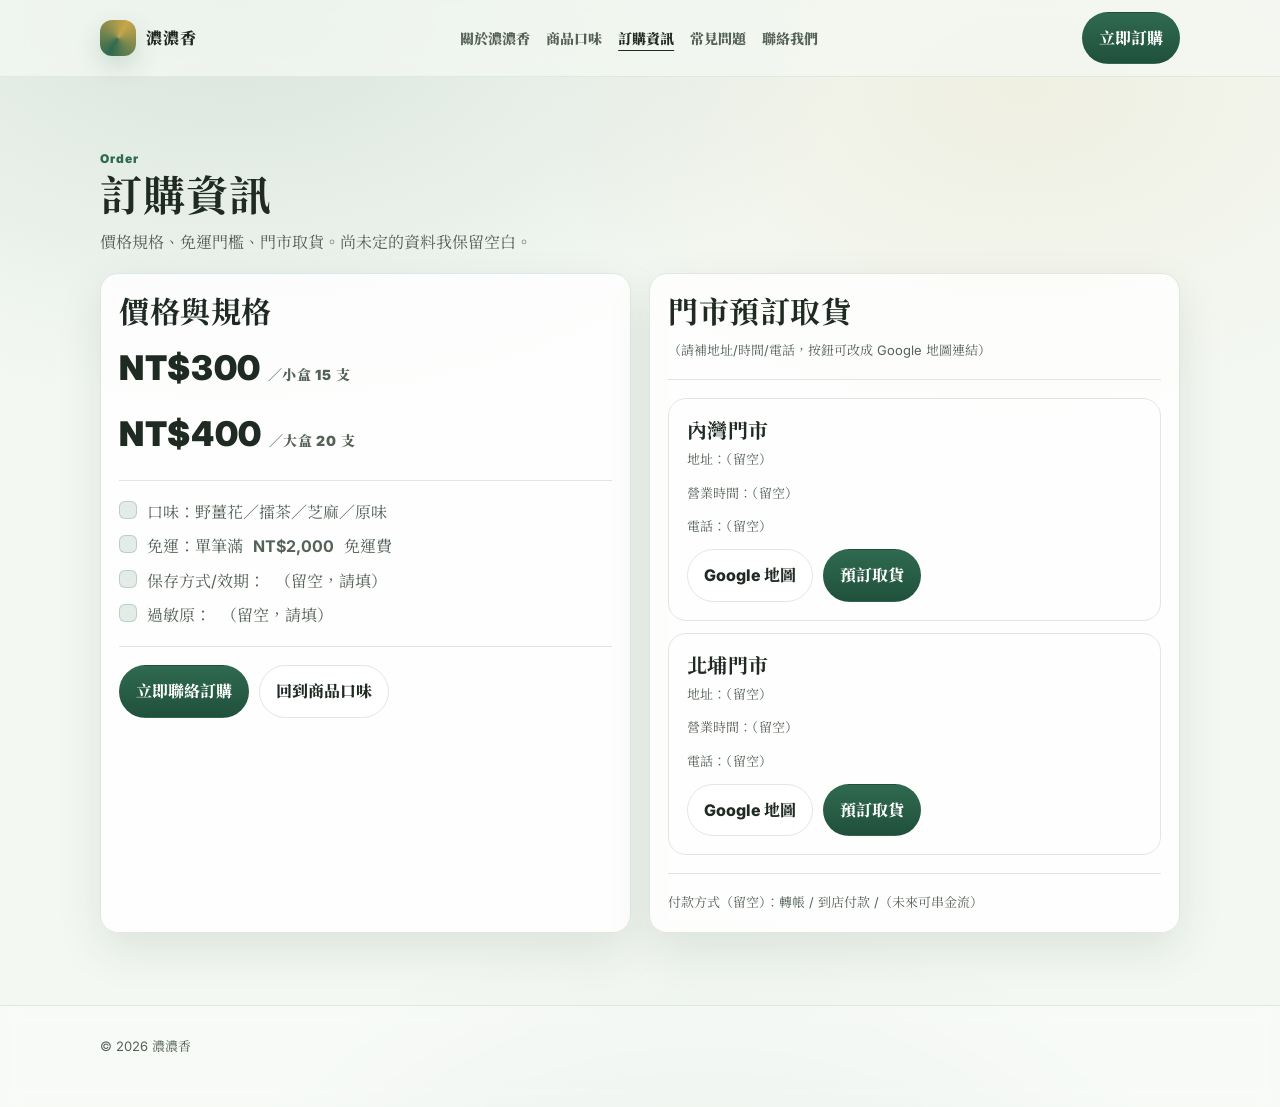
<file: 濃濃香官網資料夾/order.html>
<!doctype html>
<html lang="zh-Hant">
<head>
  <meta charset="utf-8" />
  <meta name="viewport" content="width=device-width, initial-scale=1" />
  <title>訂購資訊｜濃濃香</title>
  <meta name="description" content="小盒15支300，大盒20支400。滿2000免運。內灣/北埔門市可預訂取貨。" />
  <link rel="preconnect" href="https://fonts.googleapis.com">
  <link rel="preconnect" href="https://fonts.gstatic.com" crossorigin>
  <link href="https://fonts.googleapis.com/css2?family=Noto+Serif+TC:wght@400;600;700&family=Inter:wght@400;500;600&display=swap" rel="stylesheet">
  <link rel="stylesheet" href="styles.css">
</head>
<body>

<header>
  <div class="container"><div class="nav">
    <a class="brand" href="index.html"><span class="logo"></span><span>濃濃香</span></a>
    <nav><ul>
      <li><a href="index.html">關於濃濃香</a></li>
      <li><a href="products.html">商品口味</a></li>
      <li><a href="order.html" aria-current="page">訂購資訊</a></li>
      <li><a href="faq.html">常見問題</a></li>
      <li><a href="contact.html">聯絡我們</a></li>
    </ul></nav>
    <div class="nav-actions">
      <a class="btn mobile-only" href="contact.html">聯絡</a>
      <a class="btn primary" href="contact.html">立即訂購</a>
    </div>
  </div></div>
</header>

<main>
  <section class="section">
    <div class="container">
      <div class="kicker">Order</div>
      <h1>訂購資訊</h1>
      <p class="muted">價格規格、免運門檻、門市取貨。尚未定的資料我保留空白。</p>

      <div class="grid pricing" style="margin-top:18px">
        <div class="card pad">
          <h2>價格與規格</h2>
          <div class="price">NT$300 <small>／小盒 15 支</small></div>
          <div class="price" style="margin-top:10px">NT$400 <small>／大盒 20 支</small></div>

          <div class="divider"></div>
          <ul class="list">
            <li><span class="check"></span>口味：野薑花／擂茶／芝麻／原味</li>
            <li><span class="check"></span>免運：單筆滿 <b>NT$2,000</b> 免運費</li>
            <li><span class="check"></span>保存方式/效期：<span class="muted">（留空，請填）</span></li>
            <li><span class="check"></span>過敏原：<span class="muted">（留空，請填）</span></li>
          </ul>

          <div class="divider"></div>
          <div class="row">
            <a class="btn primary" href="contact.html">立即聯絡訂購</a>
            <a class="btn" href="products.html">回到商品口味</a>
          </div>
        </div>

        <div class="card pad">
          <h2>門市預訂取貨</h2>
          <p class="small">（請補地址/時間/電話，按鈕可改成 Google 地圖連結）</p>
          <div class="divider"></div>

          <div class="card pad" style="box-shadow:none; background:rgba(255,255,255,.55)">
            <h3 style="margin-bottom:6px">內灣門市</h3>
            <p class="small">地址：<span class="muted">（留空）</span></p>
            <p class="small">營業時間：<span class="muted">（留空）</span></p>
            <p class="small">電話：<span class="muted">（留空）</span></p>
            <div class="row">
              <a class="btn" href="#" onclick="alert('把這裡換成 Google Map 連結');return false;">Google 地圖</a>
              <a class="btn primary" href="contact.html">預訂取貨</a>
            </div>
          </div>

          <div style="height:12px"></div>

          <div class="card pad" style="box-shadow:none; background:rgba(255,255,255,.55)">
            <h3 style="margin-bottom:6px">北埔門市</h3>
            <p class="small">地址：<span class="muted">（留空）</span></p>
            <p class="small">營業時間：<span class="muted">（留空）</span></p>
            <p class="small">電話：<span class="muted">（留空）</span></p>
            <div class="row">
              <a class="btn" href="#" onclick="alert('把這裡換成 Google Map 連結');return false;">Google 地圖</a>
              <a class="btn primary" href="contact.html">預訂取貨</a>
            </div>
          </div>

          <div class="divider"></div>
          <div class="small">
            付款方式（留空）：<span class="muted">轉帳 / 到店付款 /（未來可串金流）</span>
          </div>
        </div>
      </div>
    </div>
  </section>
</main>

<footer><div class="container"><div class="small">© <span id="y"></span> 濃濃香</div></div></footer>
<script>document.getElementById("y").textContent=new Date().getFullYear();</script>
</body>
</html>
</file>
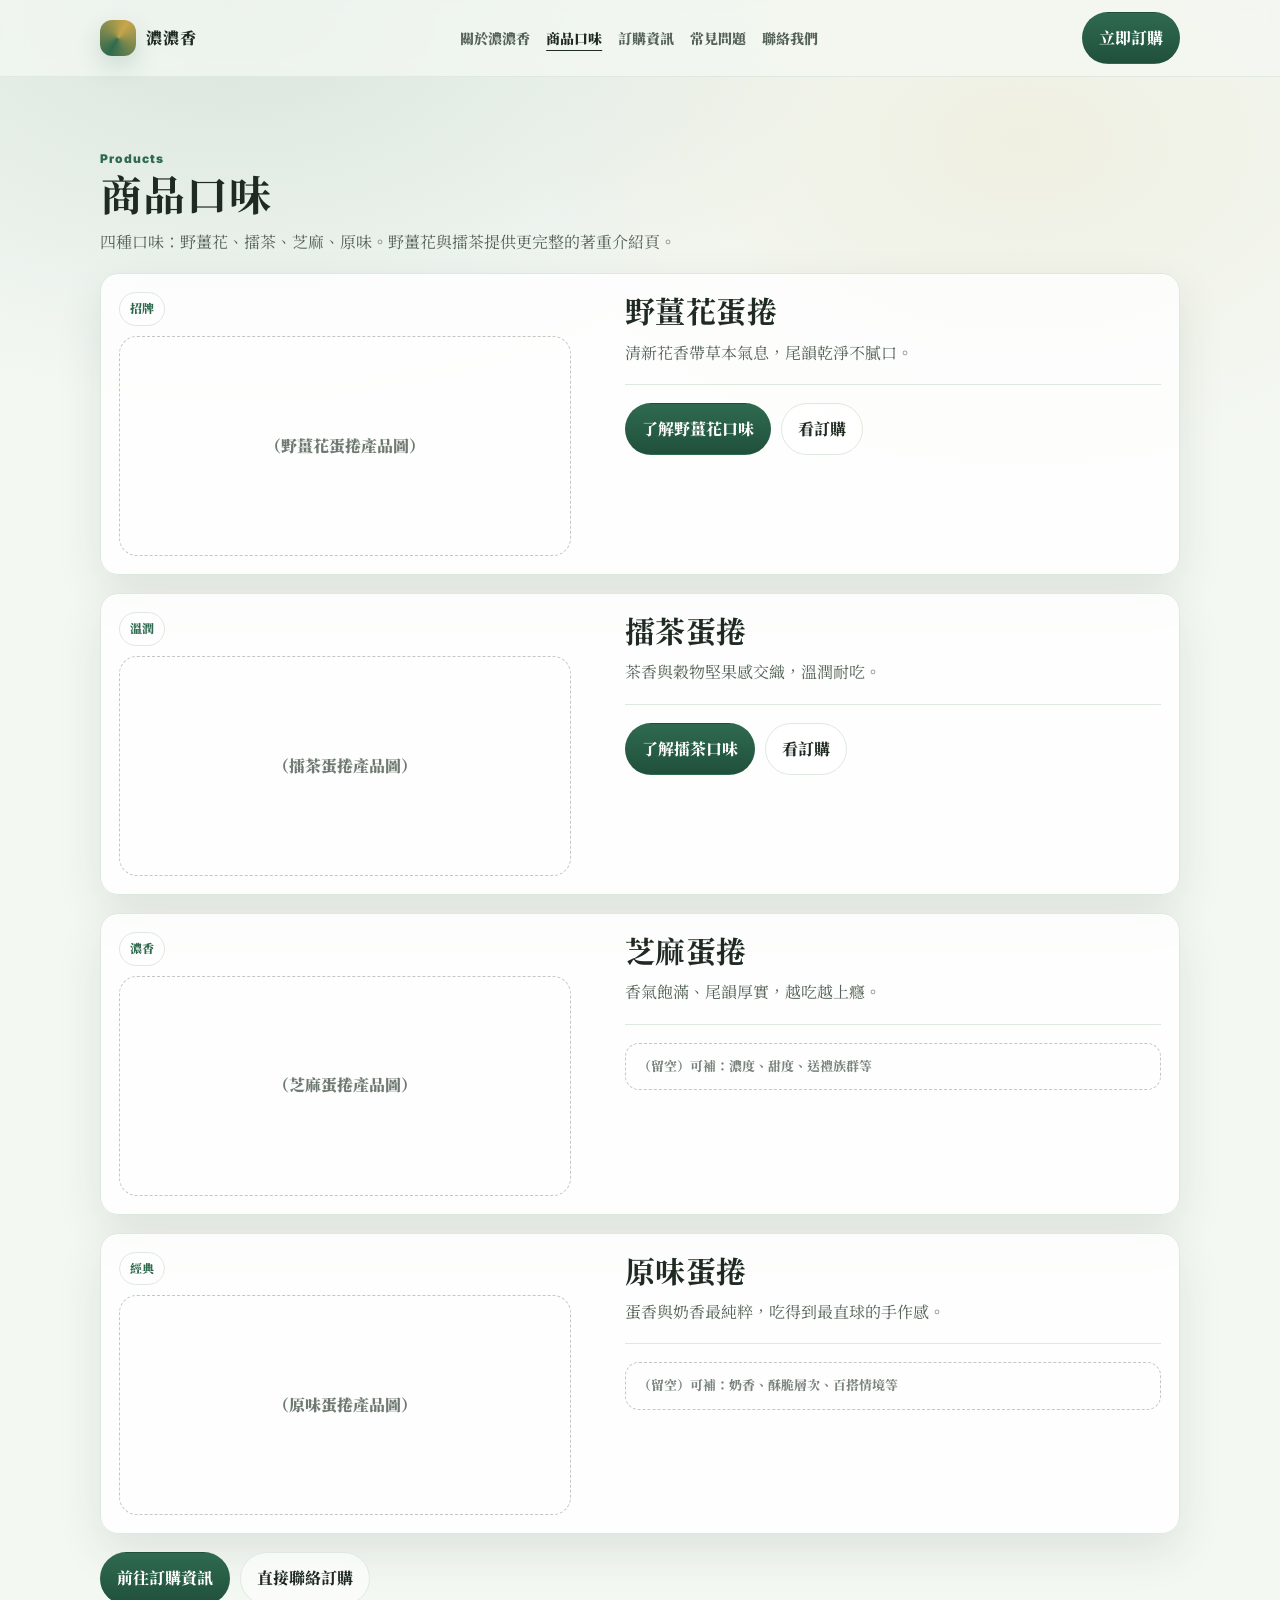
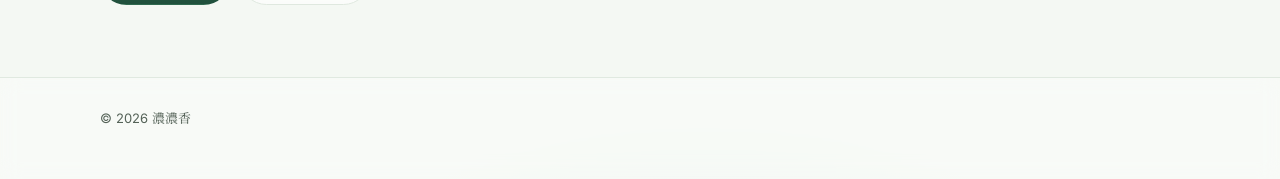
<file: 濃濃香官網資料夾/products.html>
<!doctype html>
<html lang="zh-Hant">
<head>
  <meta charset="utf-8" />
  <meta name="viewport" content="width=device-width, initial-scale=1" />
  <title>商品口味｜濃濃香</title>
  <meta name="description" content="濃濃香蛋捲四口味：野薑花、擂茶、芝麻、原味。" />
  <link rel="preconnect" href="https://fonts.googleapis.com">
  <link rel="preconnect" href="https://fonts.gstatic.com" crossorigin>
  <link href="https://fonts.googleapis.com/css2?family=Noto+Serif+TC:wght@400;600;700&family=Inter:wght@400;500;600&display=swap" rel="stylesheet">
  <link rel="stylesheet" href="styles.css">
</head>
<body>

<header>
  <div class="container"><div class="nav">
    <a class="brand" href="index.html"><span class="logo"></span><span>濃濃香</span></a>
    <nav><ul>
      <li><a href="index.html">關於濃濃香</a></li>
      <li><a href="products.html" aria-current="page">商品口味</a></li>
      <li><a href="order.html">訂購資訊</a></li>
      <li><a href="faq.html">常見問題</a></li>
      <li><a href="contact.html">聯絡我們</a></li>
    </ul></nav>
    <div class="nav-actions">
      <a class="btn mobile-only" href="order.html">訂購</a>
      <a class="btn primary" href="order.html">立即訂購</a>
    </div>
  </div></div>
</header>

<main>
  <section class="section">
    <div class="container">
      <div class="kicker">Products</div>
      <h1>商品口味</h1>
      <p class="muted">四種口味：野薑花、擂茶、芝麻、原味。野薑花與擂茶提供更完整的著重介紹頁。</p>

      <div class="grid products" style="margin-top:18px">
        <!-- 野薑花 -->
        <article class="card product-card">
          <div class="product-media">
            <div class="tag">招牌</div>
            <div class="placeholder">（野薑花蛋捲產品圖）</div>
          </div>
          <div class="product-info">
            <h2>野薑花蛋捲</h2>
            <p>清新花香帶草本氣息，尾韻乾淨不膩口。</p>
            <div class="divider"></div>
            <div class="row">
              <a class="btn primary" href="flavor-gingerlily.html">了解野薑花口味</a>
              <a class="btn" href="order.html">看訂購</a>
            </div>
          </div>
        </article>

        <!-- 擂茶 -->
        <article class="card product-card">
          <div class="product-media">
            <div class="tag">溫潤</div>
            <div class="placeholder">（擂茶蛋捲產品圖）</div>
          </div>
          <div class="product-info">
            <h2>擂茶蛋捲</h2>
            <p>茶香與穀物堅果感交織，溫潤耐吃。</p>
            <div class="divider"></div>
            <div class="row">
              <a class="btn primary" href="flavor-lei-cha.html">了解擂茶口味</a>
              <a class="btn" href="order.html">看訂購</a>
            </div>
          </div>
        </article>

        <!-- 芝麻 -->
        <article class="card product-card">
          <div class="product-media">
            <div class="tag">濃香</div>
            <div class="placeholder">（芝麻蛋捲產品圖）</div>
          </div>
          <div class="product-info">
            <h2>芝麻蛋捲</h2>
            <p>香氣飽滿、尾韻厚實，越吃越上癮。</p>
            <div class="divider"></div>
            <div class="empty">（留空）可補：濃度、甜度、送禮族群等</div>
          </div>
        </article>

        <!-- 原味 -->
        <article class="card product-card">
          <div class="product-media">
            <div class="tag">經典</div>
            <div class="placeholder">（原味蛋捲產品圖）</div>
          </div>
          <div class="product-info">
            <h2>原味蛋捲</h2>
            <p>蛋香與奶香最純粹，吃得到最直球的手作感。</p>
            <div class="divider"></div>
            <div class="empty">（留空）可補：奶香、酥脆層次、百搭情境等</div>
          </div>
        </article>
      </div>

      <div class="row" style="margin-top:18px">
        <a class="btn primary" href="order.html">前往訂購資訊</a>
        <a class="btn" href="contact.html">直接聯絡訂購</a>
      </div>
    </div>
  </section>
</main>

<footer><div class="container"><div class="small">© <span id="y"></span> 濃濃香</div></div></footer>
<script>document.getElementById("y").textContent=new Date().getFullYear();</script>
</body>
</html>
</file>
<file: styles.css>
:root{
  /* 野薑花偏綠配色 */
  --bg:#f4f8f3;
  --card:#ffffff;
  --ink:#1f2a22;
  --muted:#556258;
  --line:#dfe8df;

  --accent:#2f6a4f;
  --accent2:#c8a64b;

  --shadow:0 18px 45px rgba(18, 45, 28, .10);
  --radius:18px;
  --radius2:28px;
  --max:1120px;
}

*{box-sizing:border-box}
html{scroll-behavior:smooth}
body{
  margin:0;
  background:
    radial-gradient(1100px 700px at 18% 0%, rgba(47,106,79,.14), transparent 58%),
    radial-gradient(900px 600px at 80% 8%, rgba(200,166,75,.10), transparent 55%),
    radial-gradient(900px 700px at 55% 120%, rgba(47,106,79,.10), transparent 60%),
    var(--bg);
  color:var(--ink);
  font-family:"Inter","Noto Serif TC", system-ui, -apple-system, "PingFang TC","Microsoft JhengHei", sans-serif;
  line-height:1.65;
}

a{color:inherit; text-decoration:none}
img{max-width:100%; display:block}

.container{max-width:var(--max); margin:0 auto; padding:0 20px}
.section{padding:72px 0}
.section.tight{padding:48px 0}
.grid{display:grid; gap:18px}
.row{display:flex; gap:10px; flex-wrap:wrap; margin-top:10px}

.kicker{color:var(--accent); font-weight:900; letter-spacing:.08em; font-size:12px}
h1,h2,h3{
  font-family:"Noto Serif TC","Inter", serif;
  margin:0 0 10px;
  letter-spacing:.02em;
}
h1{font-size:42px; line-height:1.18}
h2{font-size:30px; line-height:1.25}
h3{font-size:20px; line-height:1.3}

p{margin:0 0 12px; color:var(--muted)}
.muted{color:var(--muted)}
.small{font-size:13px; color:var(--muted)}

.pill{
  display:inline-flex; align-items:center; gap:8px;
  padding:6px 12px;
  border-radius:999px;
  border:1px solid var(--line);
  color:var(--muted);
  background:rgba(255,255,255,.58);
  backdrop-filter: blur(8px);
  font-size:13px;
  font-weight:800;
}

.btn{
  display:inline-flex; align-items:center; justify-content:center;
  gap:10px; padding:12px 16px; border-radius:999px;
  border:1px solid var(--line);
  background: rgba(255,255,255,.60);
  backdrop-filter: blur(10px);
  color:var(--ink);
  font-weight:800;
  transition:.2s ease;
  cursor:pointer;
  user-select:none;
}
.btn:hover{transform:translateY(-1px); box-shadow:0 12px 30px rgba(0,0,0,.06)}
.btn.primary{
  background: linear-gradient(180deg, rgba(47,106,79,1), rgba(32,80,60,1));
  border-color: transparent;
  color:#fff;
}

.card{
  background: rgba(255,255,255,.82);
  border:1px solid var(--line);
  border-radius: var(--radius);
  box-shadow: var(--shadow);
  overflow:hidden;
}
.pad{padding:18px}
.divider{height:1px; background:var(--line); margin:18px 0}

.note{
  padding:14px 16px;
  border-radius: 14px;
  background: rgba(200,166,75,.10);
  border: 1px solid rgba(200,166,75,.22);
  color: var(--muted);
  font-weight:700;
}

/* Header / Nav */
header{
  position:sticky; top:0; z-index:50;
  background: rgba(244,248,243,.72);
  backdrop-filter: blur(10px);
  border-bottom: 1px solid rgba(223,232,223,.95);
}
.nav{
  display:flex; align-items:center; justify-content:space-between;
  padding:12px 0;
  gap:12px;
}
.brand{display:flex; align-items:center; gap:10px; font-weight:1000; letter-spacing:.05em}
.logo{
  width:36px; height:36px; border-radius:12px;
  background: conic-gradient(from 210deg, rgba(47,106,79,1), rgba(200,166,75,1), rgba(47,106,79,1));
  box-shadow: 0 10px 25px rgba(47,106,79,.18);
}

nav ul{list-style:none; display:flex; gap:16px; padding:0; margin:0}
nav a{color:var(--muted); font-weight:900; font-size:14px}
nav a:hover{color:var(--ink)}
nav a[aria-current="page"]{color:var(--ink); text-decoration: underline; text-underline-offset: 6px}

.nav-actions{display:flex; gap:10px; align-items:center}
.mobile-only{display:none}

/* Top Banner (滿版跑馬燈) */
.top-banner{
  width: 100vw;
  margin-left: calc(50% - 50vw);
  position: relative;
  overflow: hidden;
  background:#000;
  border-bottom: 1px solid rgba(223,232,223,.95);
}
.top-banner .carousel-track{
  display:flex;
  width:100%;
  height: clamp(240px, 36vw, 420px);
  transition: transform .55s ease;
}
.top-banner .carousel-slide{min-width:100%; margin:0}
.top-banner .carousel-slide img{width:100%; height:100%; object-fit:cover; display:block}
.top-banner .carousel-slide img.slide-making-eggroll{object-position:center 62%}

.carousel-btn{
  position:absolute;
  top:50%;
  transform: translateY(-50%);
  width:44px; height:44px;
  border-radius:999px;
  border:1px solid rgba(255,255,255,.55);
  background: rgba(255,255,255,.65);
  backdrop-filter: blur(10px);
  font-size:28px;
  font-weight:1000;
  color: var(--ink);
  cursor:pointer;
  display:flex;
  align-items:center;
  justify-content:center;
  transition:.2s ease;
  user-select:none;
  z-index:3;
}
.carousel-btn.prev{left:14px}
.carousel-btn.next{right:14px}
.carousel-btn:hover{transform: translateY(-50%) scale(1.03)}

.carousel-dots{
  position:absolute;
  right:18px;
  bottom:18px;
  display:flex;
  gap:8px;
  z-index:3;
}
.carousel-dot{
  width:10px; height:10px;
  border-radius:999px;
  border:1px solid rgba(255,255,255,.65);
  background: rgba(0,0,0,.18);
  cursor:pointer;
}
.carousel-dot.active{
  background: rgba(47,106,79,.90);
  border-color: rgba(47,106,79,.55);
}

/* Image utilities */
.photo{
  width:100%;
  height: 320px;
  object-fit: cover;
  border-radius: 14px;
  border:1px solid var(--line);
}
.product-display{
  display:block;
  background: transparent;
  padding: 0;
  height: auto;
}
.photo-grid{display:grid; gap:12px}

/* Ginger lily facts */
.two{grid-template-columns: 1fr 1fr}
.facts{display:grid; gap:12px}
.fact{
  padding:14px 16px;
  border-radius: 14px;
  background: rgba(255,255,255,.65);
  border:1px solid var(--line);
}
.fact b{color:var(--ink)}
.fact p{margin:6px 0 0}

.card-hover{
  transition: transform .24s ease, box-shadow .24s ease;
}
.card-hover:hover{
  transform: translateY(-4px);
  box-shadow: 0 22px 48px rgba(18, 45, 28, .14);
}
.card-hover-subtle{
  transition: transform .2s ease, box-shadow .2s ease;
}
.card-hover-subtle:hover{
  transform: translateY(-2px);
  box-shadow: 0 12px 24px rgba(18, 45, 28, .08);
}

/* Ginger lily flavor page */
.ginger-page{
  padding-top: 56px;
}
.ginger-hero{
  margin-bottom: 24px;
}
.ginger-subtitle{
  font-size: 18px;
  max-width: 720px;
}
.ginger-main-grid{
  display:grid;
  grid-template-columns: 1fr 1fr;
  gap:20px;
}
.ginger-facts-grid{
  display:grid;
  gap:12px;
}
.ginger-product-photo{
  height: 360px;
  object-fit: cover;
  object-position: center;
}
.ginger-price-wrap{
  display:flex;
  align-items:flex-end;
  gap:10px;
  flex-wrap:wrap;
}
.ginger-price-detail{
  color: var(--muted);
  font-size: 16px;
  font-weight: 900;
  margin-bottom: 8px;
}
.ginger-process{
  margin-top: 28px;
}
.ginger-process-heading{
  margin-bottom: 20px;
}
.ginger-process-grid{
  display:grid;
  grid-template-columns: repeat(4, minmax(0, 1fr));
  gap:16px;
}
.process-card{
  padding:18px;
  border-radius: 24px;
  border:1px solid var(--line);
  background: linear-gradient(180deg, rgba(255,255,255,.84), rgba(246,250,246,.92));
  box-shadow: 0 16px 34px rgba(18, 45, 28, .08);
}
.process-step{
  display:inline-flex;
  align-items:center;
  justify-content:center;
  padding:6px 10px;
  border-radius:999px;
  background: rgba(47,106,79,.12);
  color: var(--accent);
  font-size:12px;
  font-weight:1000;
  letter-spacing:.04em;
  margin-bottom:10px;
}
.process-card h3{
  margin-bottom:8px;
  font-size: 20px;
}
.process-card p{
  min-height: 120px;
}
.process-media{
  margin-top: 14px;
  overflow:hidden;
  border-radius: 18px;
  border:1px solid var(--line);
  min-height: 170px;
}
.process-photo{
  width:100%;
  height:170px;
  object-fit:cover;
}
.process-placeholder{
  display:flex;
  align-items:center;
  justify-content:center;
  background: rgba(255,255,255,.55);
  color: rgba(85,98,88,.78);
  font-weight:900;
}

.placeholder{
  display:flex; align-items:center; justify-content:center;
  min-height: 220px;
  border: 1px dashed rgba(85,98,88,.35);
  border-radius: var(--radius);
  background: rgba(255,255,255,.45);
  color: rgba(85,98,88,.85);
  font-weight:900;
  text-align:center;
  padding:18px;
}

/* Products listing */
.products{grid-template-columns: 1fr}
.product-card{
  display:grid;
  grid-template-columns: 0.92fr 1.08fr;
  gap:18px;
  align-items:stretch;
}
.product-media{padding:18px}
.product-info{padding:18px}
.tag{
  display:inline-flex;
  font-size:12px; font-weight:1000;
  padding:6px 10px;
  border-radius:999px;
  border:1px solid var(--line);
  background:rgba(255,255,255,.68);
  color:var(--accent);
  margin-bottom:10px;
}
.empty{
  border:1px dashed rgba(85,98,88,.35);
  border-radius: 14px;
  padding:12px 12px;
  color: rgba(85,98,88,.78);
  background: rgba(255,255,255,.45);
  font-weight:800;
  font-size:13px;
}

/* Order */
.pricing{grid-template-columns: 1fr 1fr}
.price{
  font-size:34px;
  font-weight:1000;
  letter-spacing:.02em;
  margin:6px 0 0;
}
.price small{font-size:14px; color:var(--muted); font-weight:900}
.order-product{
  display:grid;
  grid-template-columns: minmax(0, 1.1fr) minmax(220px, .9fr);
  gap:18px;
  align-items:center;
}
.order-product-image{
  width:100%;
  height:220px;
  object-fit:contain;
  border-radius:14px;
  border:1px solid var(--line);
  background: rgba(255,255,255,.6);
}
.order-product-info{
  display:grid;
  gap:8px;
}
.order-product-info h3{
  margin:0;
}
.order-product-info .small{
  color: var(--muted);
  font-weight:900;
}
.list{margin:12px 0 0; padding:0; list-style:none}
.list li{display:flex; gap:10px; align-items:flex-start; margin:8px 0; color:var(--muted)}
.check{
  width:18px; height:18px; border-radius:6px;
  background: rgba(47,106,79,.12);
  border:1px solid rgba(47,106,79,.22);
  flex:0 0 auto;
  margin-top:2px;
}

/* FAQ */
details{
  background: rgba(255,255,255,.74);
  border:1px solid var(--line);
  border-radius: 14px;
  padding: 14px 16px;
}
summary{
  cursor:pointer;
  font-weight:1000;
  color:var(--ink);
  list-style:none;
}
summary::-webkit-details-marker{display:none}
details p{margin:10px 0 0}

/* Footer */
footer{
  padding:30px 0 50px;
  border-top:1px solid rgba(223,232,223,.95);
  background: rgba(255,255,255,.35);
  backdrop-filter: blur(10px);
}
.footer-grid{
  display:grid;
  grid-template-columns: 1.3fr 1fr 1fr;
  gap:18px;
}
.links{display:flex; flex-direction:column; gap:8px}
.links a{color:var(--muted); font-weight:900; font-size:14px}
.links a:hover{color:var(--ink)}
.footer-links-horizontal{
  flex-direction:row;
  flex-wrap:wrap;
  align-items:center;
  gap:10px 20px;
}

/* Responsive */
@media (max-width: 980px){
  .two{grid-template-columns:1fr}
  .product-card{grid-template-columns:1fr}
  .ginger-main-grid{grid-template-columns:1fr}
  .ginger-process-grid{grid-template-columns:1fr 1fr}
  .pricing{grid-template-columns:1fr}
  .order-product{grid-template-columns:1fr}
  .footer-grid{grid-template-columns:1fr}
  .footer-links-horizontal{gap:10px 16px}
  h1{font-size:36px}
}
@media (max-width: 560px){
  nav ul{display:none}
  .mobile-only{display:inline-flex}
  h1{font-size:32px}
  .ginger-subtitle{font-size:16px}
  .ginger-product-photo{height:260px}
  .ginger-price-wrap{align-items:flex-start}
  .ginger-process-grid{grid-template-columns:1fr}
  .process-card p{min-height:auto}
}
</file>
<file: 濃濃香官網資料夾/styles.css>
:root{
  /* 野薑花偏綠配色 */
  --bg:#f4f8f3;
  --card:#ffffff;
  --ink:#1f2a22;
  --muted:#556258;
  --line:#dfe8df;

  --accent:#2f6a4f;
  --accent2:#c8a64b;

  --shadow:0 18px 45px rgba(18, 45, 28, .10);
  --radius:18px;
  --radius2:28px;
  --max:1120px;
}

*{box-sizing:border-box}
html{scroll-behavior:smooth}
body{
  margin:0;
  background:
    radial-gradient(1100px 700px at 18% 0%, rgba(47,106,79,.14), transparent 58%),
    radial-gradient(900px 600px at 80% 8%, rgba(200,166,75,.10), transparent 55%),
    radial-gradient(900px 700px at 55% 120%, rgba(47,106,79,.10), transparent 60%),
    var(--bg);
  color:var(--ink);
  font-family:"Inter","Noto Serif TC", system-ui, -apple-system, "PingFang TC","Microsoft JhengHei", sans-serif;
  line-height:1.65;
}

a{color:inherit; text-decoration:none}
img{max-width:100%; display:block}

.container{max-width:var(--max); margin:0 auto; padding:0 20px}
.section{padding:72px 0}
.section.tight{padding:48px 0}
.grid{display:grid; gap:18px}
.row{display:flex; gap:10px; flex-wrap:wrap; margin-top:10px}

.kicker{color:var(--accent); font-weight:900; letter-spacing:.08em; font-size:12px}
h1,h2,h3{
  font-family:"Noto Serif TC","Inter", serif;
  margin:0 0 10px;
  letter-spacing:.02em;
}
h1{font-size:42px; line-height:1.18}
h2{font-size:30px; line-height:1.25}
h3{font-size:20px; line-height:1.3}

p{margin:0 0 12px; color:var(--muted)}
.muted{color:var(--muted)}
.small{font-size:13px; color:var(--muted)}

.pill{
  display:inline-flex; align-items:center; gap:8px;
  padding:6px 12px;
  border-radius:999px;
  border:1px solid var(--line);
  color:var(--muted);
  background:rgba(255,255,255,.58);
  backdrop-filter: blur(8px);
  font-size:13px;
  font-weight:800;
}

.btn{
  display:inline-flex; align-items:center; justify-content:center;
  gap:10px; padding:12px 16px; border-radius:999px;
  border:1px solid var(--line);
  background: rgba(255,255,255,.60);
  backdrop-filter: blur(10px);
  color:var(--ink);
  font-weight:800;
  transition:.2s ease;
  cursor:pointer;
  user-select:none;
}
.btn:hover{transform:translateY(-1px); box-shadow:0 12px 30px rgba(0,0,0,.06)}
.btn.primary{
  background: linear-gradient(180deg, rgba(47,106,79,1), rgba(32,80,60,1));
  border-color: transparent;
  color:#fff;
}

.card{
  background: rgba(255,255,255,.82);
  border:1px solid var(--line);
  border-radius: var(--radius);
  box-shadow: var(--shadow);
  overflow:hidden;
}
.pad{padding:18px}
.divider{height:1px; background:var(--line); margin:18px 0}

.note{
  padding:14px 16px;
  border-radius: 14px;
  background: rgba(200,166,75,.10);
  border: 1px solid rgba(200,166,75,.22);
  color: var(--muted);
  font-weight:700;
}

/* Header / Nav */
header{
  position:sticky; top:0; z-index:50;
  background: rgba(244,248,243,.72);
  backdrop-filter: blur(10px);
  border-bottom: 1px solid rgba(223,232,223,.95);
}
.nav{
  display:flex; align-items:center; justify-content:space-between;
  padding:12px 0;
  gap:12px;
}
.brand{display:flex; align-items:center; gap:10px; font-weight:1000; letter-spacing:.05em}
.logo{
  width:36px; height:36px; border-radius:12px;
  background: conic-gradient(from 210deg, rgba(47,106,79,1), rgba(200,166,75,1), rgba(47,106,79,1));
  box-shadow: 0 10px 25px rgba(47,106,79,.18);
}

nav ul{list-style:none; display:flex; gap:16px; padding:0; margin:0}
nav a{color:var(--muted); font-weight:900; font-size:14px}
nav a:hover{color:var(--ink)}
nav a[aria-current="page"]{color:var(--ink); text-decoration: underline; text-underline-offset: 6px}

.nav-actions{display:flex; gap:10px; align-items:center}
.mobile-only{display:none}

/* Top Banner (滿版跑馬燈) */
.top-banner{
  width: 100vw;
  margin-left: calc(50% - 50vw);
  position: relative;
  overflow: hidden;
  background:#000;
  border-bottom: 1px solid rgba(223,232,223,.95);
}
.top-banner .carousel-track{
  display:flex;
  width:100%;
  height: clamp(240px, 36vw, 420px);
  transition: transform .55s ease;
}
.top-banner .carousel-slide{min-width:100%; margin:0}
.top-banner .carousel-slide img{width:100%; height:100%; object-fit:cover; display:block}

.carousel-btn{
  position:absolute;
  top:50%;
  transform: translateY(-50%);
  width:44px; height:44px;
  border-radius:999px;
  border:1px solid rgba(255,255,255,.55);
  background: rgba(255,255,255,.65);
  backdrop-filter: blur(10px);
  font-size:28px;
  font-weight:1000;
  color: var(--ink);
  cursor:pointer;
  display:flex;
  align-items:center;
  justify-content:center;
  transition:.2s ease;
  user-select:none;
  z-index:3;
}
.carousel-btn.prev{left:14px}
.carousel-btn.next{right:14px}
.carousel-btn:hover{transform: translateY(-50%) scale(1.03)}

.carousel-dots{
  position:absolute;
  right:18px;
  bottom:18px;
  display:flex;
  gap:8px;
  z-index:3;
}
.carousel-dot{
  width:10px; height:10px;
  border-radius:999px;
  border:1px solid rgba(255,255,255,.65);
  background: rgba(0,0,0,.18);
  cursor:pointer;
}
.carousel-dot.active{
  background: rgba(47,106,79,.90);
  border-color: rgba(47,106,79,.55);
}

/* Image utilities */
.photo{
  width:100%;
  height: 320px;
  object-fit: cover;
  border-radius: 14px;
  border:1px solid var(--line);
}
.photo-grid{display:grid; gap:12px}

/* Ginger lily facts */
.two{grid-template-columns: 1fr 1fr}
.facts{display:grid; gap:12px}
.fact{
  padding:14px 16px;
  border-radius: 14px;
  background: rgba(255,255,255,.65);
  border:1px solid var(--line);
}
.fact b{color:var(--ink)}
.fact p{margin:6px 0 0}

.placeholder{
  display:flex; align-items:center; justify-content:center;
  min-height: 220px;
  border: 1px dashed rgba(85,98,88,.35);
  border-radius: var(--radius);
  background: rgba(255,255,255,.45);
  color: rgba(85,98,88,.85);
  font-weight:900;
  text-align:center;
  padding:18px;
}

/* Products listing */
.products{grid-template-columns: 1fr}
.product-card{
  display:grid;
  grid-template-columns: 0.92fr 1.08fr;
  gap:18px;
  align-items:stretch;
}
.product-media{padding:18px}
.product-info{padding:18px}
.tag{
  display:inline-flex;
  font-size:12px; font-weight:1000;
  padding:6px 10px;
  border-radius:999px;
  border:1px solid var(--line);
  background:rgba(255,255,255,.68);
  color:var(--accent);
  margin-bottom:10px;
}
.empty{
  border:1px dashed rgba(85,98,88,.35);
  border-radius: 14px;
  padding:12px 12px;
  color: rgba(85,98,88,.78);
  background: rgba(255,255,255,.45);
  font-weight:800;
  font-size:13px;
}

/* Order */
.pricing{grid-template-columns: 1fr 1fr}
.price{
  font-size:34px;
  font-weight:1000;
  letter-spacing:.02em;
  margin:6px 0 0;
}
.price small{font-size:14px; color:var(--muted); font-weight:900}
.list{margin:12px 0 0; padding:0; list-style:none}
.list li{display:flex; gap:10px; align-items:flex-start; margin:8px 0; color:var(--muted)}
.check{
  width:18px; height:18px; border-radius:6px;
  background: rgba(47,106,79,.12);
  border:1px solid rgba(47,106,79,.22);
  flex:0 0 auto;
  margin-top:2px;
}

/* FAQ */
details{
  background: rgba(255,255,255,.74);
  border:1px solid var(--line);
  border-radius: 14px;
  padding: 14px 16px;
}
summary{
  cursor:pointer;
  font-weight:1000;
  color:var(--ink);
  list-style:none;
}
summary::-webkit-details-marker{display:none}
details p{margin:10px 0 0}

/* Footer */
footer{
  padding:30px 0 50px;
  border-top:1px solid rgba(223,232,223,.95);
  background: rgba(255,255,255,.35);
  backdrop-filter: blur(10px);
}
.footer-grid{
  display:grid;
  grid-template-columns: 1.3fr 1fr 1fr;
  gap:18px;
}
.links{display:flex; flex-direction:column; gap:8px}
.links a{color:var(--muted); font-weight:900; font-size:14px}
.links a:hover{color:var(--ink)}

/* Responsive */
@media (max-width: 980px){
  .two{grid-template-columns:1fr}
  .product-card{grid-template-columns:1fr}
  .pricing{grid-template-columns:1fr}
  .footer-grid{grid-template-columns:1fr}
  h1{font-size:36px}
}
@media (max-width: 560px){
  nav ul{display:none}
  .mobile-only{display:inline-flex}
  h1{font-size:32px}
}
</file>
